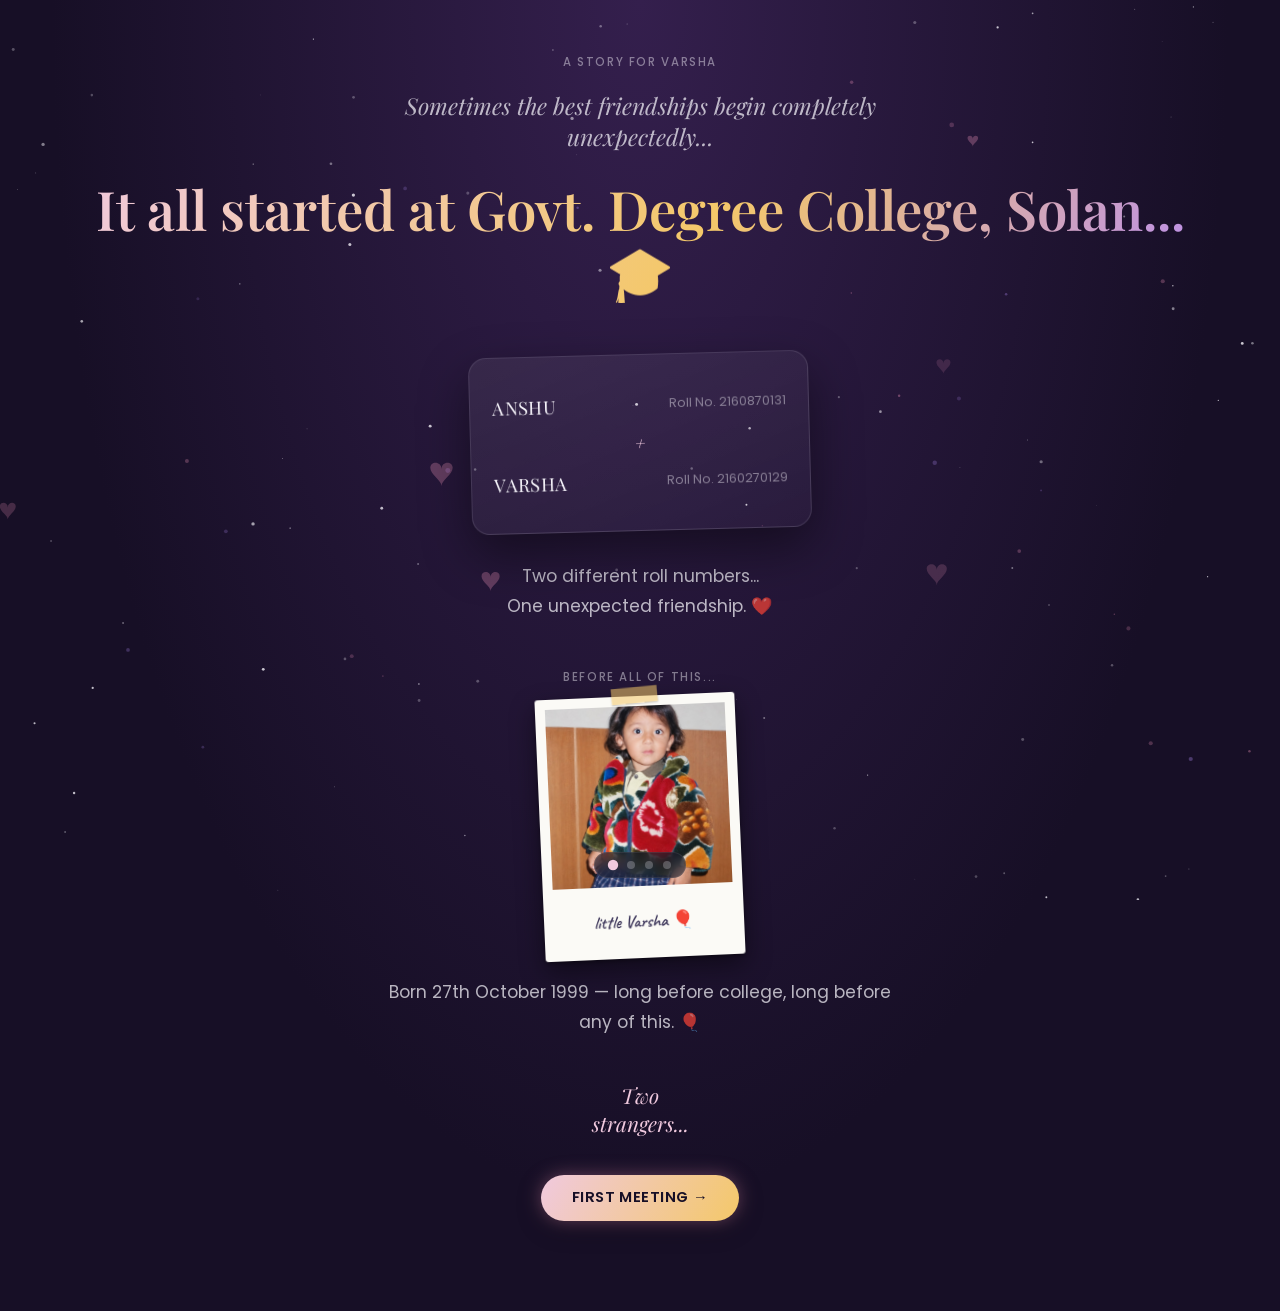
<file: index.html>
<!DOCTYPE html>
<html lang="en">
<head>
<meta charset="UTF-8">
<meta name="viewport" content="width=device-width, initial-scale=1, viewport-fit=cover">
<title>Our Story — Anshu &amp; Varsha</title>
<link rel="preconnect" href="https://fonts.googleapis.com">
<link href="https://fonts.googleapis.com/css2?family=Playfair+Display:ital,wght@0,500;0,600;1,500&family=Poppins:wght@300;400;500;600&family=Dancing+Script:wght@600;700&family=Caveat:wght@500;600&display=swap" rel="stylesheet">
<link rel="stylesheet" href="css/style.css">
</head>
<body>

<canvas id="bg-canvas"></canvas>
<div id="transition-overlay"><span class="glow-heart">❤</span></div>

<main class="page-wrap" id="page1">

  <p class="eyebrow">A STORY FOR VARSHA</p>

  <p class="lead-line" id="opener" style="margin-top:1.2rem;">
    Sometimes the best friendships begin completely unexpectedly...
  </p>

  <h1 class="page-title" style="margin-top:1.6rem;">It all started at Govt. Degree College, Solan... 🎓</h1>

  <div class="id-card" id="idCard">
    <div class="id-row">
      <span class="id-name">ANSHU</span>
      <span class="id-roll">Roll No. 2160870131</span>
    </div>
    <div class="id-plus">+</div>
    <div class="id-row">
      <span class="id-name">VARSHA</span>
      <span class="id-roll">Roll No. 2160270129</span>
    </div>
  </div>

  <p class="body-text">
    Two different roll numbers...<br>
    One unexpected friendship. ❤️
  </p>

  <div class="childhood-wrap" id="childhoodWrap" style="margin-top:1.8rem; text-align:center;">
    <p class="eyebrow" style="margin-bottom:0.6rem;">BEFORE ALL OF THIS...</p>
    <div class="polaroid" style="width:200px; margin:0 auto; --tilt:-2.5deg;">
      <div class="polaroid-photo">
        <div class="g-fallback-holder" style="position:absolute;inset:0;display:flex;align-items:center;justify-content:center;font-size:2rem;">🧒</div>
        <img src="images/WhatsApp Image 2026-09-24 at 10.35.27 PM.jpeg" alt="Varsha as a child">
      </div>
      <div class="polaroid-cap">little Varsha 🎈</div>
    </div>
    <p class="body-text" style="margin-top:1.2rem;">Born 27th October 1999 — long before college, long before any of this. 🎈</p>
  </div>

  <div class="loop-text" id="loopIntro" style="margin-top:1.6rem;"></div>

  <a href="story.html" data-nav class="btn-glow">FIRST MEETING →</a>

</main>

<nav class="page-nav">
  <a href="index.html" data-nav class="active" aria-label="Page 1"></a>
  <a href="story.html" data-nav aria-label="Page 2"></a>
  <a href="memories.html" data-nav aria-label="Page 3"></a>
  <a href="birthday.html" data-nav aria-label="Page 4"></a>
</nav>

<script src="js/script.js"></script>
<script>
  document.addEventListener('DOMContentLoaded', () => {
    attachImageFallback();

    setTimeout(() => {
      document.getElementById('idCard').classList.add('reveal');
    }, 700);

    startLoopText(document.getElementById('loopIntro'), [
      'Two strangers...',
      'Same college...',
      'Different roll numbers...',
      'One friendship...',
      'And then came Varsha ❤️'
    ], 2400);
  });
</script>
</body>
</html>
</file>
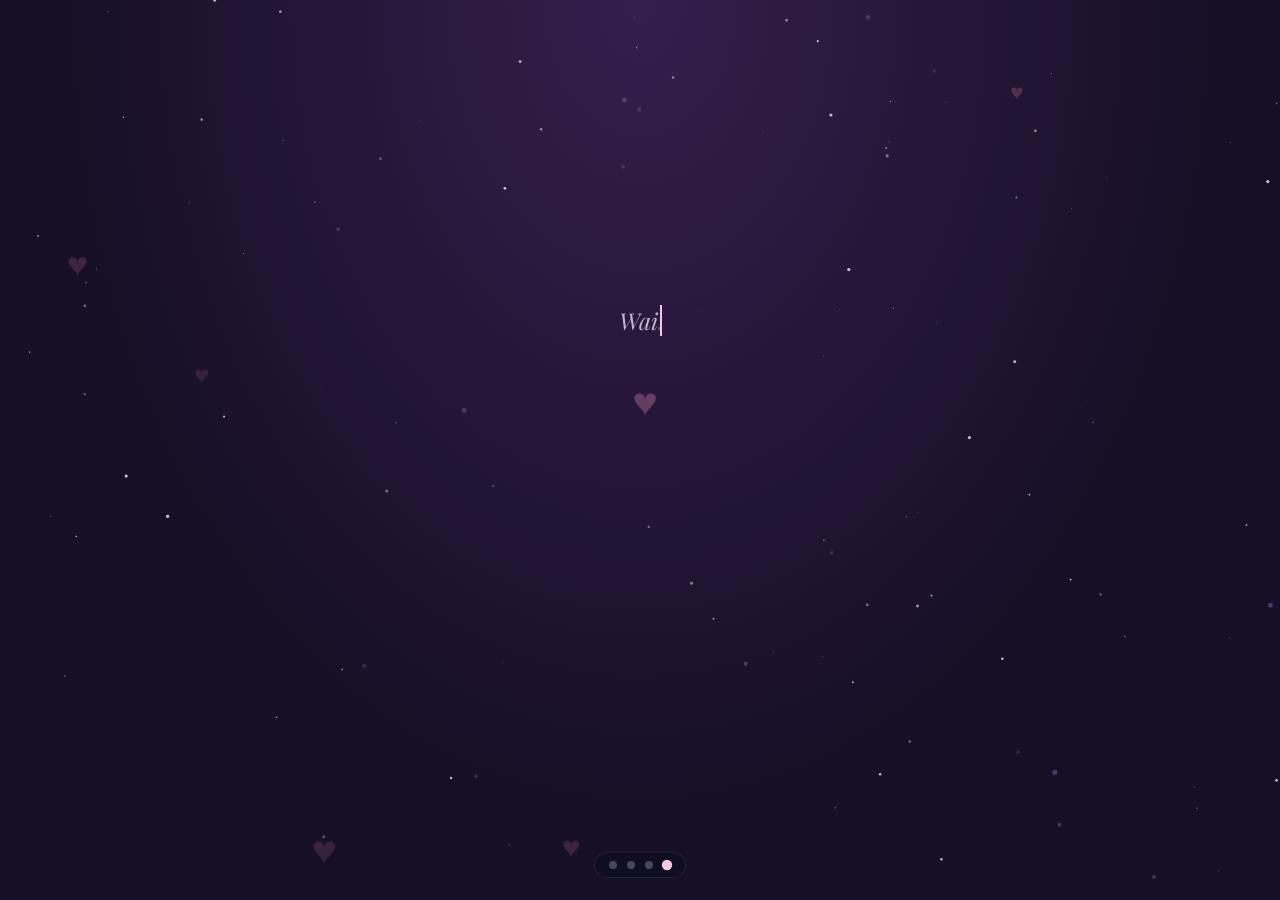
<file: birthday.html>
<!DOCTYPE html>
<html lang="en">

<head>
  <meta charset="UTF-8">
  <meta name="viewport" content="width=device-width, initial-scale=1, viewport-fit=cover">

  <title>Happy Birthday, Varsha ❤️</title>

  <!-- Google Fonts -->
  <link rel="preconnect" href="https://fonts.googleapis.com">

  <link
    href="https://fonts.googleapis.com/css2?family=Playfair+Display:ital,wght@0,500;0,600;1,500&family=Poppins:wght@300;400;500;600&family=Dancing+Script:wght@600;700&family=Caveat:wght@500;600&display=swap"
    rel="stylesheet"
  >

  <!-- Main CSS -->
  <link rel="stylesheet" href="css/style.css">
</head>

<body>

  <!-- Background -->
  <canvas id="bg-canvas"></canvas>

  <!-- Page transition -->
  <div id="transition-overlay">
    <span class="glow-heart">❤</span>
  </div>


  <!-- =========================
       MAIN PAGE
  ========================== -->

  <main class="page-wrap" id="page4">


    <!-- =========================
         INTRO
    ========================== -->

    <div class="dark-stage" id="stageIntro">

      <div>

        <p
          class="lead-line"
          id="typeA"
          style="min-height:5.5em;"
        ></p>

      </div>

    </div>


    <!-- =========================
         SECOND MESSAGE
    ========================== -->

    <div
      class="dark-stage"
      id="stageB"
      style="display:none; min-height:20vh;"
    >

      <p
        class="lead-line"
        id="typeB"
        style="min-height:2.6em;"
      ></p>

    </div>


    <!-- =========================
         ROLL NUMBER
    ========================== -->

    <div
      class="dark-stage"
      id="stageRoll"
      style="display:none; min-height:16vh;"
    >

      <div class="roll-reveal" id="rollNum">
        2160870129
      </div>

    </div>


    <!-- =========================
         ROLL NUMBER MESSAGE
    ========================== -->

    <div
      id="stageC"
      style="display:none;"
    >

      <p class="body-text">

        Just a roll number...

        <br>
        <br>

        But somehow...

        behind that number was the beginning of one of my favorite friendships. ❤️

      </p>

    </div>


    <!-- =========================
         BIG BIRTHDAY SECTION
    ========================== -->

    <div
      id="stageBig"
      style="display:none; text-align:center;"
    >


      <!-- =========================
           SCRATCH CARD
      ========================== -->

      <div
        class="scratch-wrap"
        id="scratchWrap"
      >

        <h1
          class="big-headline"
          id="bigHeadline"
        >

          🎉 HAPPY BIRTHDAY 🎉

          <span class="name script">
            VARSHA ❤️
          </span>

        </h1>

        <canvas
          class="scratch-canvas"
          id="scratchCanvas"
          aria-hidden="true"
        ></canvas>

      </div>


      <!-- Scratch Skip Button -->

      <button
        class="skip-scratch"
        id="skipScratch"
        type="button"
      >
        or tap here to reveal
      </button>


      <!-- =========================
           AFTER SCRATCH
      ========================== -->

      <div
        class="after-scratch"
        id="afterScratch"
      >


        <!-- =========================
             BIRTHDAY MESSAGE
        ========================== -->

        <p class="body-text">

          Happy Birthday to one of the most special people I met in college.

        </p>


        <p class="body-text">

          Thank you for every laugh,
          every conversation,
          every crazy moment,
          and every memory.

          I'm really glad that our paths crossed. ❤️

        </p>


        <!-- =========================
             ROLL NUMBER CONNECTION
        ========================== -->

        <p class="roll-bridge">

          From college roll numbers...

          <br>

          <b>2160870131</b>
          ❤️
          <b>2160270129</b>

          <br>

          to countless memories...

        </p>


        <p class="body-text">

          Here's to many more. 🥂

        </p>


        <!-- =========================
             THINGS I LOVE ABOUT YOU
        ========================== -->

        <section class="love-section">

          <p class="eyebrow">
            THINGS I LOVE ABOUT YOU
          </p>


          <div
            class="love-window"
            id="loveWindow"
          >

            <div class="love-scroller">

              <div
                class="love-track"
                id="loveTrack"
              ></div>

            </div>

          </div>

        </section>


        <!-- =========================
             PERSONAL NOTE
        ========================== -->

        <section class="note-wrap">

          <p class="eyebrow">
            A LITTLE NOTE, JUST FOR YOU
          </p>


          <div
            class="note-paper"
            id="notePaper"
          >

            <p
              class="note-line"
              style="--i:0"
            >
              Dear Varsha,
            </p>


            <div class="note-gap"></div>


            <p
              class="note-line"
              style="--i:1"
            >
              Some things are easier to write than to say,
              so here goes.
            </p>


            <p
              class="note-line"
              style="--i:2"
            >
              Somewhere between the roll numbers and the random
              conversations, you became one of my favourite people.
            </p>


            <p
              class="note-line"
              style="--i:3"
            >
              Thank you for the laughs, the chaos,
              and for being exactly yourself.
            </p>


            <p
              class="note-line"
              style="--i:4"
            >
              I hope this new year gives you everything
              you've been quietly wishing for.
            </p>


            <div class="note-gap"></div>


            <p
              class="note-line"
              style="--i:5"
            >
              Happy Birthday, BABU ❤️
            </p>


            <p
              class="note-line note-sign"
              style="--i:6"
            >
              — Anshu
            </p>

          </div>

        </section>


        <!-- =========================
             CAKE
        ========================== -->

        <div class="cake-wrap">

          <div class="cake">

            <div class="candles-row">

              <div class="candle"></div>

              <div class="candle"></div>

              <div class="candle"></div>

            </div>


            <div class="cake-tier top"></div>

            <div class="cake-tier bottom"></div>

          </div>


          <div class="cake-plate"></div>

        </div>


        <!-- =========================
             FINAL MESSAGE
        ========================== -->

        <div
          class="final-lines"
          style="text-align:center;"
        >

          <p
            class="script"
            style="font-size:1.5rem; color:var(--gold);"
          >
            HAPPY BIRTHDAY, VARSHA! 🎂❤️
          </p>


          <p
            class="body-text"
            style="margin:0.8rem auto;"
          >

            Keep smiling.

            <br>

            Keep being crazy.

            <br>

            Keep being YOU.

          </p>


          <p class="lead-line">

            And remember...

            <br>

            Our story is still being written. ✨

          </p>

        </div>


        <!-- =========================
             MUSIC + REPLAY
        ========================== -->

        <div style="text-align:center;">

          <button
            class="btn-glow music-btn"
            id="musicBtn"
          >
            🎵 PLAY OUR SONG
          </button>


          <br>


          <a
            href="blast.html"
            class="btn-outline replay-btn"
            style="display:inline-block;"
          >
            💥 100 MEMORIES BLAST
          </a>


          <br>


          <a
            href="index.html"
            data-nav
            class="btn-outline replay-btn"
            style="display:inline-block;"
          >
            🔄 REPLAY OUR STORY
          </a>

        </div>


        <!-- =========================
             AUDIO
        ========================== -->

        <audio
          id="bdaySong"
          src="audio/varsha.mpeg"
        ></audio>


      </div>
      <!-- /afterScratch -->


    </div>
    <!-- /stageBig -->


  </main>


  <!-- =========================
       PAGE NAVIGATION
  ========================== -->

  <nav class="page-nav">

    <a
      href="index.html"
      data-nav
      aria-label="Page 1"
    ></a>


    <a
      href="story.html"
      data-nav
      aria-label="Page 2"
    ></a>


    <a
      href="memories.html"
      data-nav
      aria-label="Page 3"
    ></a>


    <a
      href="birthday.html"
      data-nav
      class="active"
      aria-label="Page 4"
    ></a>

  </nav>


  <!-- Main JS -->
  <script src="js/script.js"></script>


  <script>

    // =========================================
    // THINGS I LOVE ABOUT YOU
    // =========================================

    const LOVE_ITEMS = [

      'The way your laugh is contagious',

      'Your crazy side that only your people get to see',

      'How you make even boring lectures fun',

      'How much you care, even when you pretend you don\'t',

      'Your smile, the one you can\'t hide',

      'How easy it is to talk to you about anything',

      'Your random thoughts at the most random times',

      'That you\'re always up for a plan (or a bad idea)',

      'That you\'re exactly yourself, always',

      'That you\'re my BABU ❤️'

    ];


    // =========================================
    // DOM READY
    // =========================================

    document.addEventListener('DOMContentLoaded', () => {


      const $ = id => document.getElementById(id);


      const song = $('bdaySong');

      const musicBtn = $('musicBtn');


      let playing = false;

      let revealed = false;

      let scratch = null;


      // =========================================
      // LOVE ITEMS LOOP
      // =========================================

      const html = LOVE_ITEMS
        .map(item => {

          return `
            <div class="love-item">
              ${item}
            </div>
          `;

        })
        .join('');


      // Two copies for seamless animation

      $('loveTrack').innerHTML =
        html +
        `
          <div
            class="dup"
            aria-hidden="true"
          >
            ${html}
          </div>
        `;


      // Animation speed

      $('loveTrack').style.setProperty(
        '--love-dur',
        (LOVE_ITEMS.length * 3.4) + 's'
      );


      // =========================================
      // TOUCH PAUSE
      // =========================================

      const loveWindow = $('loveWindow');


      loveWindow.addEventListener(
        'touchstart',
        () => {

          loveWindow.classList.add('paused');

        },
        {
          passive: true
        }
      );


      ['touchend', 'touchcancel'].forEach(eventName => {

        loveWindow.addEventListener(
          eventName,
          () => {

            loveWindow.classList.remove('paused');

          }
        );

      });


      // =========================================
      // NOTE SCROLL REVEAL
      // =========================================

      initScrollReveal(
        '.note-paper',
        'show',
        0.2
      );


      // =========================================
      // START DIRECTLY
      // NO TIMER
      // NO BIRTHDAY LOCK
      // =========================================

      startSequence();


      // =========================================
      // INTRO SEQUENCE
      // =========================================

      function startSequence() {

        typeSequence(

          $('typeA'),

          [
            'Varsha...',
            'Wait...',
            "There's something I haven't told you yet..."
          ],

          {

            speed: 40,

            holdAfter: 1600,

            onDone: () => {


              $('stageB').style.display = 'flex';


              typeSequence(

                $('typeB'),

                [
                  'Do you remember where our story started?'
                ],

                {

                  speed: 40,

                  holdAfter: 1200,

                  onDone: revealRoll

                }

              );

            }

          }

        );

      }


      // =========================================
      // ROLL NUMBER REVEAL
      // =========================================

      function revealRoll() {

        $('stageRoll').style.display = 'flex';


        setTimeout(() => {

          $('rollNum').classList.add('show');

        }, 200);


        setTimeout(

          showStageC,

          2200

        );

      }


      // =========================================
      // ROLL NUMBER MESSAGE
      // =========================================

      function showStageC() {

        const stageC = $('stageC');


        stageC.style.display = 'block';

        stageC.style.opacity = '0';

        stageC.style.transition =
          'opacity 900ms ease';


        requestAnimationFrame(() => {

          stageC.style.opacity = '1';

        });


        setTimeout(

          showBig,

          2600

        );

      }


      // =========================================
      // BIG BIRTHDAY SECTION
      // =========================================

      function showBig() {

        const big = $('stageBig');


        big.style.display = 'block';


        big.scrollIntoView({

          behavior: 'smooth',

          block: 'start'

        });


        requestAnimationFrame(() => {


          scratch = initScratchCard(

            $('scratchWrap'),

            {

              onReveal

            }

          );


        });


        // Skip scratch

        $('skipScratch').addEventListener(

          'click',

          () => {

            if (scratch) {

              scratch.reveal();

            }

          }

        );

      }


      // =========================================
      // AFTER SCRATCH REVEAL
      // =========================================

      function onReveal() {

        revealed = true;


        // Hide skip button

        $('skipScratch').style.display = 'none';


        // Effects

        launchConfetti();

        startFallingPetals();

        spawnBalloons();


        // Show content

        const afterScratch =
          $('afterScratch');


        afterScratch.style.display =
          'block';


        afterScratch.style.opacity =
          '0';


        afterScratch.style.transition =
          'opacity 900ms ease';


        requestAnimationFrame(() => {

          afterScratch.style.opacity =
            '1';

        });


        // =========================================
        // START MUSIC
        // =========================================

        song.currentTime = 0;


        song
          .play()
          .then(() => {

            musicBtn.textContent =
              '⏸ Pause Music';

            playing = true;

          })
          .catch(() => {

            // Browser autoplay may block audio.
            // User can press PLAY OUR SONG.

          });

      }


      // =========================================
      // MUSIC BUTTON
      // =========================================

      musicBtn.addEventListener(

        'click',

        () => {


          if (!playing) {


            song.currentTime = 0;


            song
              .play()
              .catch(() => {});


            musicBtn.textContent =
              '⏸ Pause Music';


            playing = true;


          } else {


            song.pause();


            musicBtn.textContent =
              '🎵 PLAY OUR SONG';


            playing = false;

          }

        }

      );


      // =========================================
      // MUSIC ENDED
      // =========================================

      song.addEventListener(

        'ended',

        () => {

          musicBtn.textContent =
            '🎵 PLAY OUR SONG';

          playing = false;

        }

      );


      // =========================================
      // PERIODIC CONFETTI
      // =========================================

      setInterval(

        () => {

          if (revealed) {

            launchConfetti(2200);

            spawnBalloons(2);

          }

        },

        9000

      );


    });

  </script>

</body>
</html>
</file>
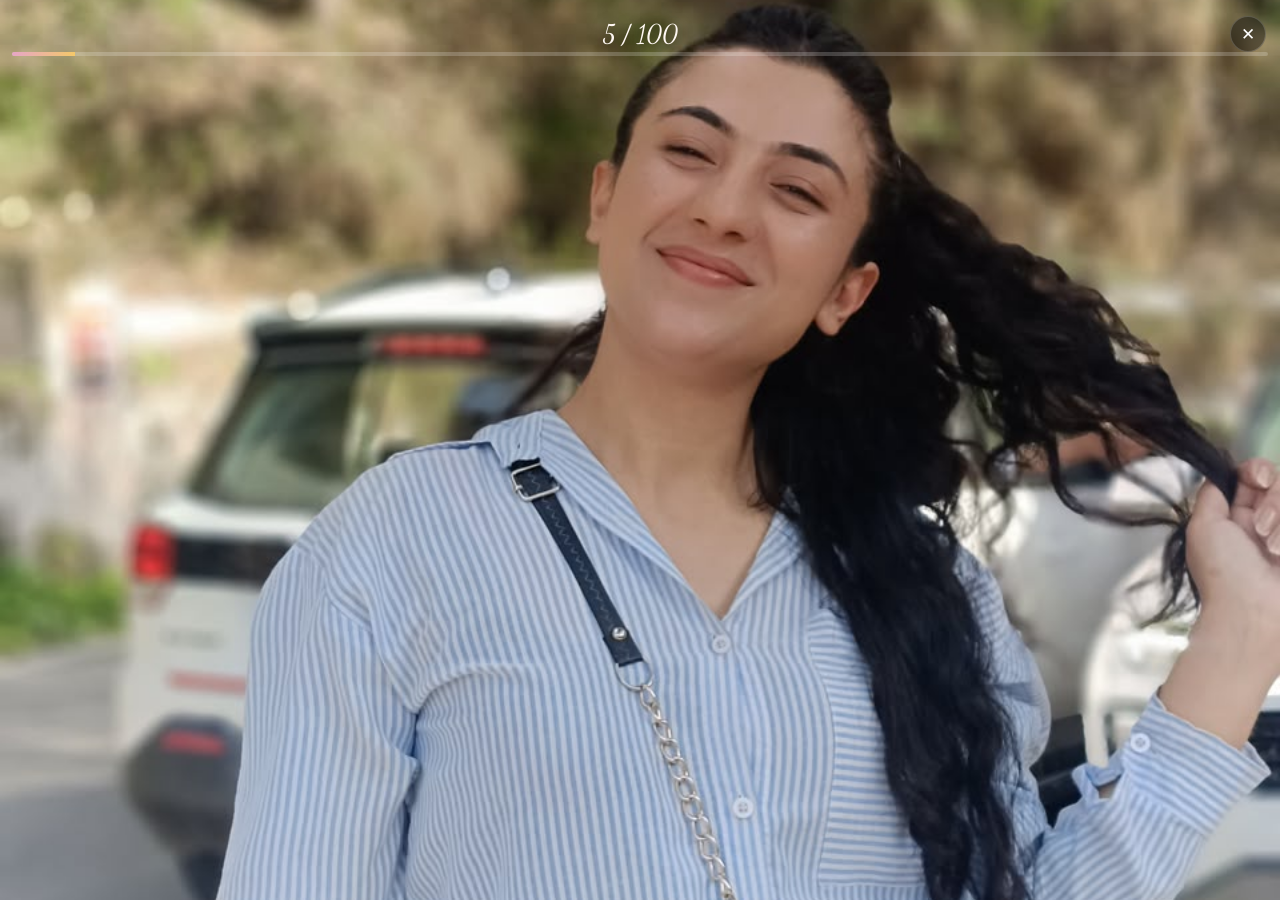
<file: blast.html>
<!DOCTYPE html>
<html lang="en">
<head>
<meta charset="UTF-8">
<meta name="viewport" content="width=device-width, initial-scale=1, viewport-fit=cover">
<title>100 Memories — Anshu &amp; Varsha</title>
<link rel="preconnect" href="https://fonts.googleapis.com">
<link href="https://fonts.googleapis.com/css2?family=Playfair+Display:ital,wght@0,500;0,600;1,500&family=Poppins:wght@300;400;500;600&family=Dancing+Script:wght@600;700&family=Caveat:wght@500;600&display=swap" rel="stylesheet">
<link rel="stylesheet" href="css/style.css">
<style>
  html, body{ margin:0; padding:0; background:#0c0510; height:100%; overflow:hidden; }

  #blastStage{
    position: fixed; inset: 0; background:#0c0510;
    display: flex; align-items: center; justify-content: center;
  }
  #flipFrame{
    position: relative; width: 100%; height: 100%;
    display: flex; align-items: center; justify-content: center;
  }
  #flipFrame img{
    width: 100%; height: 100%; object-fit: cover;
    animation: flipIn 0.28s ease-out;
  }
  @keyframes flipIn{ from{ opacity: 0.3; transform: scale(1.04); } to{ opacity: 1; transform: scale(1); } }

  #flipCounter{
    position: fixed; top: calc(18px + env(safe-area-inset-top,0px)); left: 50%;
    transform: translateX(-50%); z-index: 5;
    color: #fff8f3; font-family: var(--script); font-size: 1.6rem;
    text-shadow: 0 2px 14px rgba(0,0,0,0.7);
  }
  #flipBar{
    position: fixed; top: calc(52px + env(safe-area-inset-top,0px)); left: 12px; right: 12px;
    height: 4px; border-radius: 2px; background: rgba(255,255,255,0.2); overflow: hidden; z-index: 5;
  }
  #flipBar i{ display:block; height:100%; width:0%; background: linear-gradient(90deg, var(--pink), var(--gold)); }

  .blast-flash{
    position: fixed; inset: 0; background: #fff; z-index: 200;
    opacity: 0; pointer-events: none;
  }
  .blast-flash.go{ animation: blastFlash 650ms ease-out forwards; }
  @keyframes blastFlash{ 0%{ opacity: 0; } 15%{ opacity: 1; } 100%{ opacity: 0; } }

  #heartStage{
    position: fixed; inset: 0; display: none;
    flex-direction: column; align-items: center; justify-content: center;
    background: radial-gradient(ellipse at center, #2a1530 0%, #0c0510 75%);
    text-align: center; padding: 20px;
  }
  #heartGrid{
    display: grid; gap: 3px;
    margin-bottom: 1.4rem;
  }
  .heart-cell{ width: 100%; aspect-ratio: 1; border-radius: 3px; overflow: hidden; opacity: 0; transform: scale(0.4); }
  .heart-cell.pop{ animation: heartCellPop 420ms ease-out forwards; }
  .heart-cell img{ width: 100%; height: 100%; object-fit: cover; display: block; }
  @keyframes heartCellPop{ to{ opacity: 1; transform: scale(1); } }

  #heartCaption h2{ font-family: var(--script); color: #fff8f3; font-size: 1.9rem; margin: 0 0 0.4rem; }
  #heartCaption p{ color: rgba(255,248,243,0.8); font-size: 0.92rem; margin: 0 0 1.4rem; max-width: 320px; }

  .story-close{ position: fixed; top: calc(16px + env(safe-area-inset-top,0px)); right: 14px; z-index: 20; }
</style>
</head>
<body>

<div class="blast-flash" id="blastFlash"></div>

<div id="blastStage">
  <div id="flipCounter">1 / 100</div>
  <div id="flipBar"><i id="flipBarFill"></i></div>
  <div id="flipFrame"></div>
</div>

<div id="heartStage">
  <div id="heartGrid"></div>
  <div id="heartCaption">
    <h2>100 moments... one heart</h2>
    <p>Every picture is a piece of us. Here's to a hundred more. ❤️</p>
    <a href="birthday.html" class="story-entry">Back to your Birthday page</a>
  </div>
</div>

<a href="memories.html" class="story-close" aria-label="Close">✕</a>

<script src="js/script.js"></script>
<script>
  // Real unique photos in this zip (only 22 — we cycle through them to reach the 100 count)
  const PHOTOS = [
    "images/1.jpeg",
    "images/WhatsApp Image 2026-09-24 at 10.35.27 PM.jpeg",
    "images/WhatsApp Image 2026-09-24 at 10.35.28 PM (1).jpeg",
    "images/WhatsApp Image 2026-09-24 at 10.35.28 PM (2).jpeg",
    "images/WhatsApp Image 2026-09-24 at 10.35.28 PM.jpeg",
    "images/WhatsApp Image 2026-09-24 at 10.35.29 PM.jpeg",
    "images/WhatsApp Image 2026-09-24 at 10.35.38 PM.jpeg",
    "images/WhatsApp Image 2026-09-24 at 10.36.02 PM (1).jpeg",
    "images/WhatsApp Image 2026-09-24 at 10.36.02 PM.jpeg",
    "images/WhatsApp Image 2026-09-24 at 10.36.03 PM (1).jpeg",
    "images/WhatsApp Image 2026-09-24 at 10.36.03 PM.jpeg",
    "images/WhatsApp Image 2026-09-24 at 10.36.04 PM (1).jpeg",
    "images/WhatsApp Image 2026-09-24 at 10.36.04 PM (2).jpeg",
    "images/WhatsApp Image 2026-09-24 at 10.36.04 PM.jpeg",
    "images/WhatsApp Image 2026-09-24 at 10.36.05 PM (1).jpeg",
    "images/WhatsApp Image 2026-09-24 at 10.36.05 PM.jpeg",
    "images/WhatsApp Image 2026-09-24 at 11.00.40 PM.jpeg",
    "images/WhatsApp Image 2026-09-24 at 11.00.41 PM (1).jpeg",
    "images/WhatsApp Image 2026-09-24 at 11.00.41 PM (2).jpeg",
    "images/WhatsApp Image 2026-09-24 at 11.00.41 PM.jpeg",
    "images/WhatsApp Image 2026-09-24 at 11.00.42 PM.jpeg",
    "images/WhatsApp Image 2026-09-24 at 11.00.43 PM.jpeg"
  ];

  const TOTAL = 100;
  const frame = document.getElementById('flipFrame');
  const counter = document.getElementById('flipCounter');
  const barFill = document.getElementById('flipBarFill');

  let i = 0;
  function nextFrame(){
    i++;
    counter.textContent = i + ' / ' + TOTAL;
    barFill.style.width = (i / TOTAL * 100) + '%';

    const img = document.createElement('img');
    img.src = PHOTOS[(i - 1) % PHOTOS.length];
    frame.innerHTML = '';
    frame.appendChild(img);

    if(i >= TOTAL){
      setTimeout(blast, 380);
      return;
    }
    // speeds up slightly as it goes for a "building energy" feel
    const speed = Math.max(45, 220 - i * 1.6);
    setTimeout(nextFrame, speed);
  }
  nextFrame();

  function blast(){
    document.getElementById('blastStage').style.display = 'none';
    const flash = document.getElementById('blastFlash');
    flash.classList.add('go');
    if(window.launchConfetti) launchConfetti(3200);

    setTimeout(buildHeart, 300);
  }

  // Heart shape via the classic heart curve, sampled over a grid
  function buildHeart(){
    const stage = document.getElementById('heartStage');
    stage.style.display = 'flex';

    const cols = 17, rows = 15;
    const grid = document.getElementById('heartGrid');
    const cellPx = Math.min(20, Math.floor(Math.min(window.innerWidth * 0.82, 340) / cols));
    grid.style.gridTemplateColumns = `repeat(${cols}, ${cellPx}px)`;

    const cells = [];
    for(let r = 0; r < rows; r++){
      for(let c = 0; c < cols; c++){
        const x = (c / (cols - 1)) * 3 - 1.5;
        const y = 1.25 - (r / (rows - 1)) * 2.5;
        const val = Math.pow(x*x + y*y - 1, 3) - x*x*y*y*y;
        if(val <= 0) cells.push({ r, c });
      }
    }

    let p = 0;
    cells.forEach((cell, idx) => {
      const div = document.createElement('div');
      div.className = 'heart-cell';
      div.style.gridRowStart = cell.r + 1;
      div.style.gridColumnStart = cell.c + 1;
      const img = document.createElement('img');
      img.src = PHOTOS[p % PHOTOS.length];
      p++;
      div.appendChild(img);
      grid.appendChild(div);
      setTimeout(() => div.classList.add('pop'), idx * 12);
    });
  }
</script>
</body>
</html>
</file>
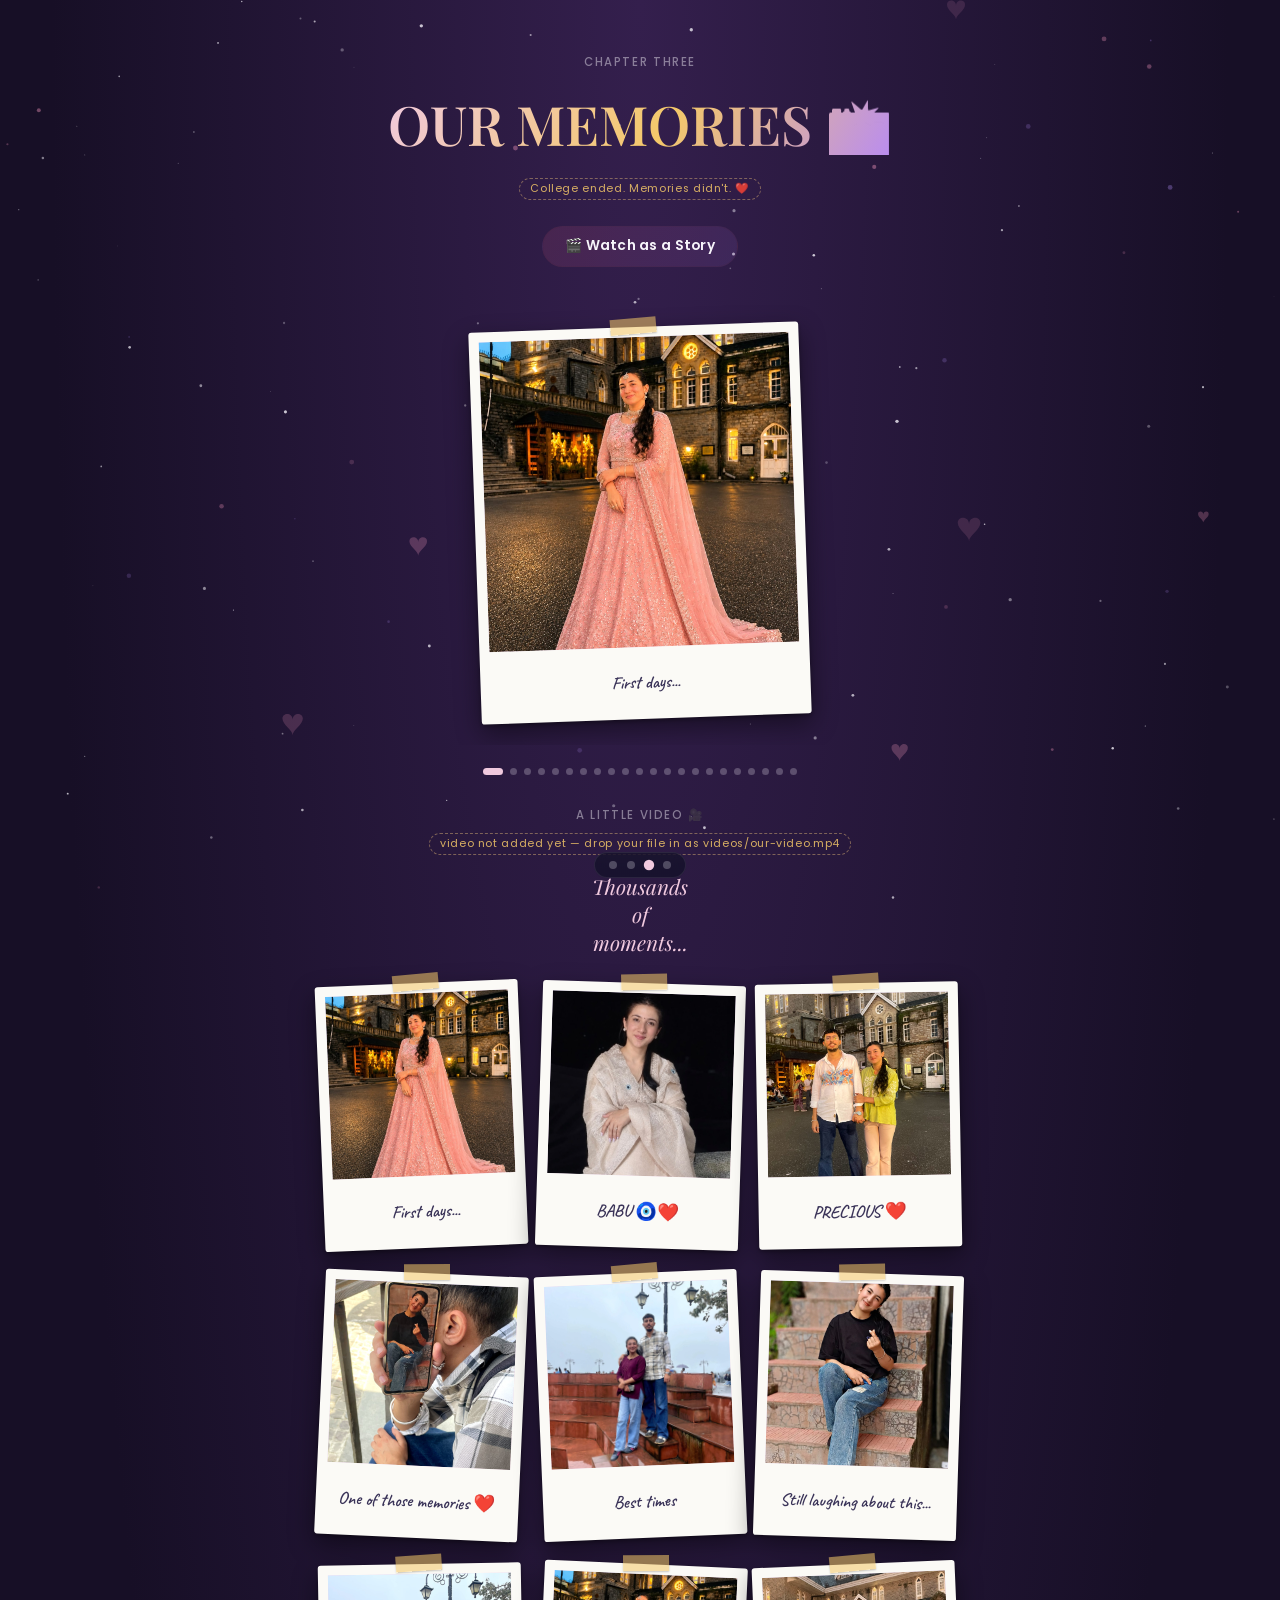
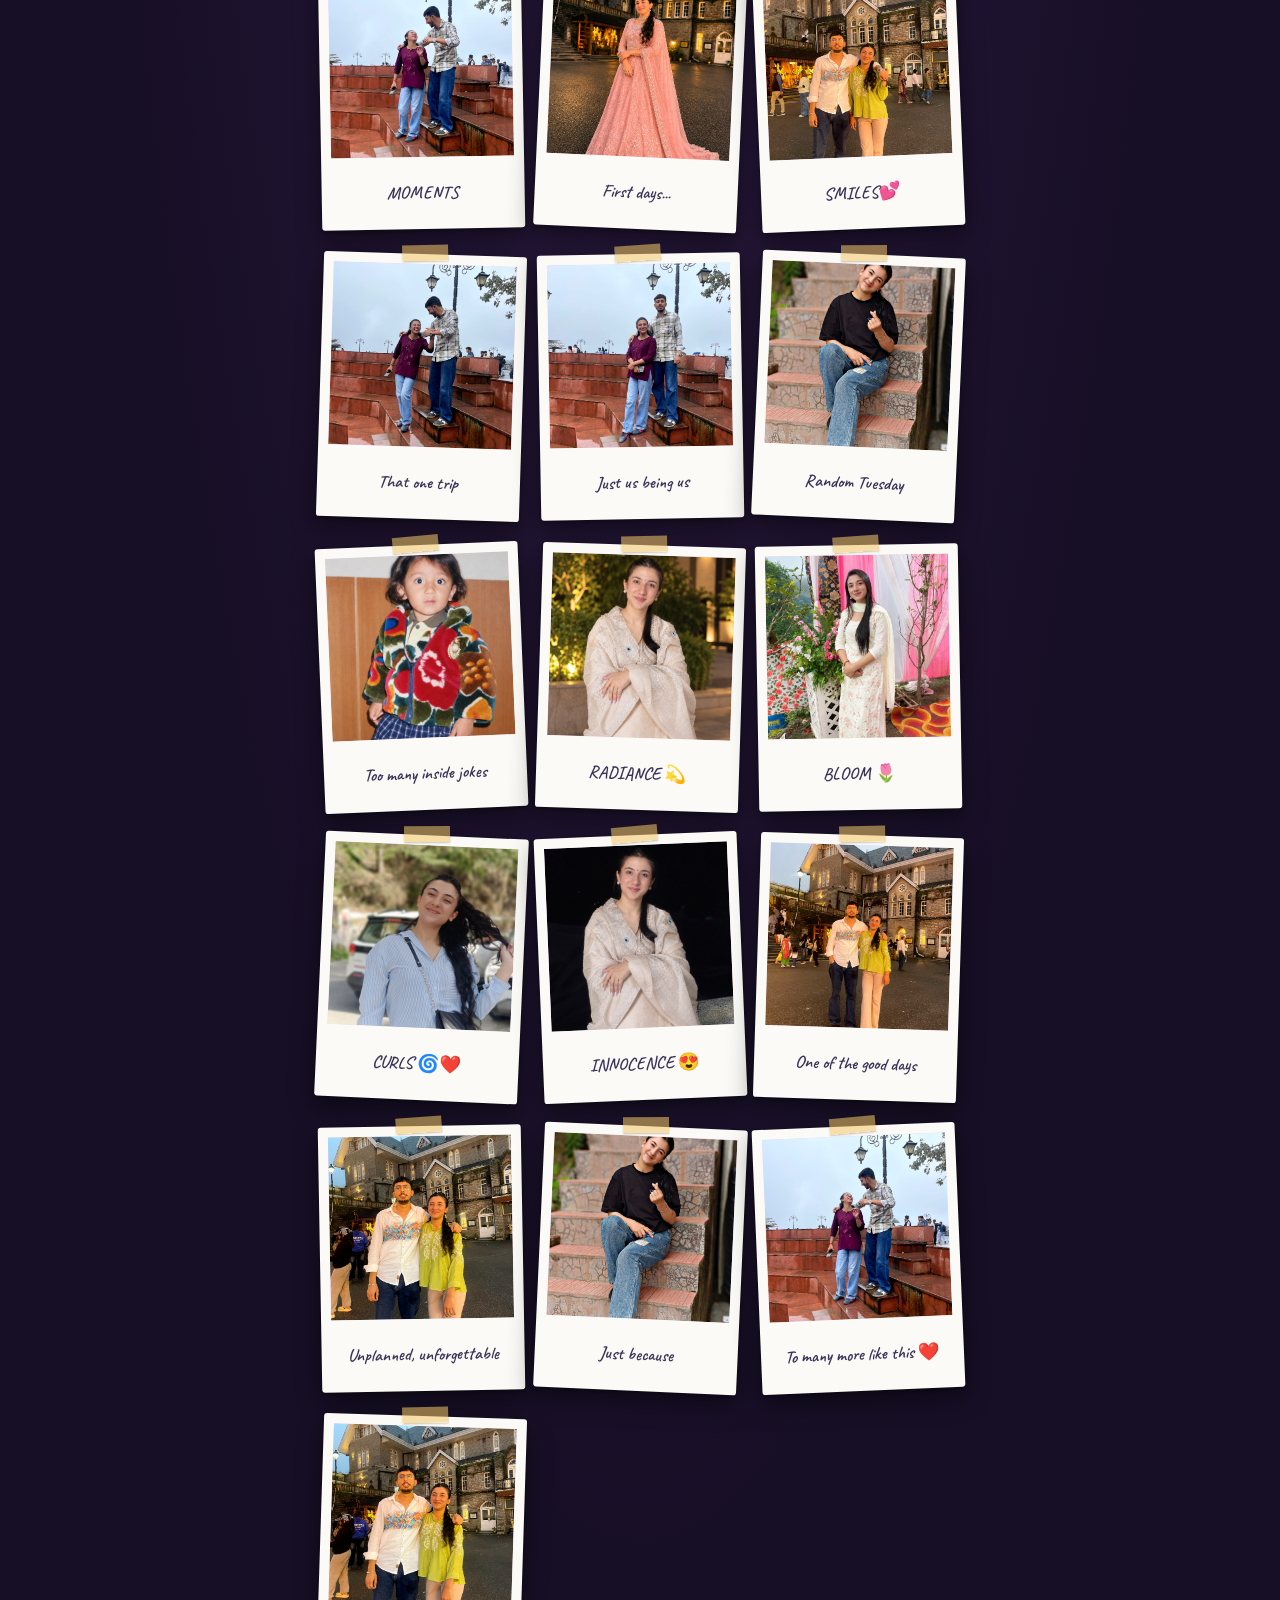
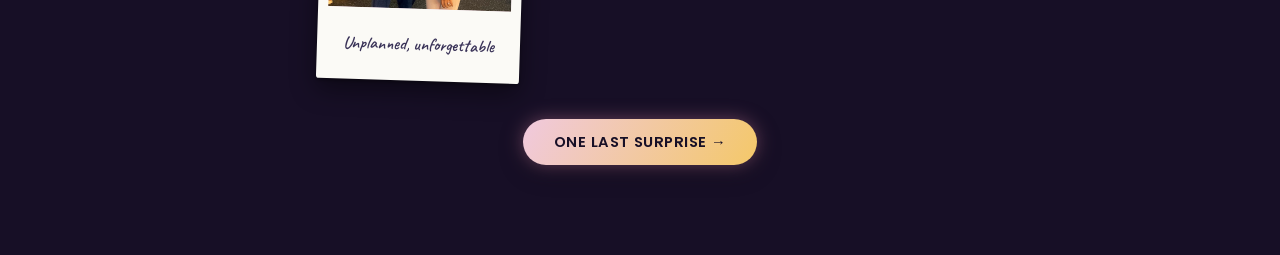
<file: memories.html>
<!DOCTYPE html>
<html lang="en">
<head>
<meta charset="UTF-8">
<meta name="viewport" content="width=device-width, initial-scale=1, viewport-fit=cover">
<title>College Memories — Anshu &amp; Varsha</title>
<link rel="preconnect" href="https://fonts.googleapis.com">
<link href="https://fonts.googleapis.com/css2?family=Playfair+Display:ital,wght@0,500;0,600;1,500&family=Poppins:wght@300;400;500;600&family=Dancing+Script:wght@600;700&family=Caveat:wght@500;600&display=swap" rel="stylesheet">
<link rel="stylesheet" href="css/style.css">
</head>
<body>

<canvas id="bg-canvas"></canvas>
<div id="transition-overlay"><span class="glow-heart">❤</span></div>

<main class="page-wrap" id="page3">

  <p class="eyebrow">CHAPTER THREE</p>
  <h1 class="page-title">OUR MEMORIES 📸</h1>
  <p class="placeholder-tag" style="margin-top:0.4rem;">College ended. Memories didn't. ❤️</p>
  <a href="reel.html" class="story-entry">🎬 Watch as a Story</a>

  <div class="carousel" id="carousel">
    <div class="carousel-track" id="carouselTrack"></div>
  </div>
  <div class="carousel-dots" id="carouselDots"></div>

  <div class="video-wrap" id="videoWrap" style="margin-top:2rem; text-align:center;">
    <p class="eyebrow" style="margin-bottom:0.6rem;">A LITTLE VIDEO 🎥</p>
    <video id="ourVideo" controls playsinline style="width:100%; max-width:480px; border-radius:16px; box-shadow:0 10px 40px rgba(0,0,0,0.4);">
      <source src="images/WhatsApp Video 2026-09-24 at 10.35.50 PM.mp4" type="video/mp4">
    </video>
    <p class="placeholder-tag" id="videoFallback" style="display:none; margin-top:0.6rem;">video not added yet — drop your file in as videos/our-video.mp4</p>
  </div>

  <div class="loop-text" id="loopMemories" style="margin-top:2rem;"></div>

  <div class="gallery-grid" id="galleryGrid"></div>

  <a href="birthday.html" data-nav class="btn-glow">ONE LAST SURPRISE →</a>

</main>

<nav class="page-nav">
  <a href="index.html" data-nav aria-label="Page 1"></a>
  <a href="story.html" data-nav aria-label="Page 2"></a>
  <a href="memories.html" data-nav class="active" aria-label="Page 3"></a>
  <a href="birthday.html" data-nav aria-label="Page 4"></a>
</nav>

<script src="js/script.js"></script>
<script>
  // date: 'YYYY-MM-DD' (or 'YYYY-MM', or any text like 'Winter 2021'). Leave '' to hide the date line.
const memories = [
  {
    src: "images/WhatsApp Image 2026-09-24 at 11.00.40 PM.jpeg",
    cap: "First days...",
    date: ""
  },
  {
    src: "images/WhatsApp Image 2026-09-24 at 10.35.29 PM.jpeg",
    cap: "BABU 🧿❤️",
    date: ""
  },
  {
    src: "images/WhatsApp Image 2026-09-24 at 11.00.41 PM (1).jpeg",
    cap: "PRECIOUS ❤️",
    date: ""
  },
  {
    src: "images/WhatsApp Image 2026-09-24 at 10.36.03 PM (1).jpeg",
    cap: "One of those memories ❤️",
    date: ""
  },
  {
     src: "images/WhatsApp Image 2026-09-24 at 10.36.04 PM.jpeg",
    cap: "Best times",
    date: ""
  },
  {
    src: "images/WhatsApp Image 2026-09-24 at 10.36.04 PM (1).jpeg",
    cap: "Still laughing about this...",
    date: ""
  },
  {
    src: "images/WhatsApp Image 2026-09-24 at 10.36.04 PM (2).jpeg",
    cap: "MOMENTS",
    date: ""
  },
  {
    src: "images/WhatsApp Image 2026-09-24 at 11.00.40 PM.jpeg",
    cap: "First days...",
    date: ""
  },
  {
   
    src: "images/WhatsApp Image 2026-09-24 at 11.00.41 PM (2).jpeg",
    cap: "SMILES💕",
    date: ""
  },
  {
    src: "images/WhatsApp Image 2026-09-24 at 10.36.05 PM (1).jpeg",
    cap: "That one trip",
    date: ""
  },
  {
    src: "images/WhatsApp Image 2026-09-24 at 10.36.05 PM.jpeg",
    cap: "Just us being us",
    date: ""
  },

  // ⚠️ This was a VIDEO in your old code.
  // Keep it only if you have converted it to an image.
  {
    src: "images/WhatsApp Image 2026-09-24 at 11.00.42 PM.jpeg",
    cap: "Random Tuesday",
    date: ""
  },

  {
    src: "images/WhatsApp Image 2026-09-24 at 10.35.27 PM.jpeg",
    cap: "Too many inside jokes",
    date: ""
  },
  {
    src: "images/WhatsApp Image 2026-09-24 at 10.35.28 PM (1).jpeg",
    cap: "RADIANCE 💫",
    date: ""
  },
  {
    src: "images/WhatsApp Image 2026-09-24 at 10.35.28 PM (2).jpeg",
    cap: "BLOOM 🌷",
    date: ""
  },
  {
    src: "images/WhatsApp Image 2026-09-24 at 10.35.28 PM.jpeg",
    cap: "CURLS 🌀❤️",
    date: ""
  },
  {
    src: "images/WhatsApp Image 2026-09-24 at 10.35.29 PM.jpeg",
    cap: "INNOCENCE 😍",
    date: ""
  },
  {
    src: "images/WhatsApp Image 2026-09-24 at 11.00.43 PM.jpeg",
    cap: "One of the good days",
    date: ""
  },
  {
    src: "images/WhatsApp Image 2026-09-24 at 11.00.41 PM.jpeg",
    cap: "Unplanned, unforgettable",
    date: ""
  },
  {
    src: "images/WhatsApp Image 2026-09-24 at 11.00.42 PM.jpeg",
    cap: "Just because",
    date: ""
  },
  {
    src: "images/WhatsApp Image 2026-09-24 at 10.36.04 PM (2).jpeg",
    cap: "To many more like this ❤️",
    date: ""
  },
   {
    src: "images/WhatsApp Image 2026-09-24 at 11.00.41 PM.jpeg",
    cap: "Unplanned, unforgettable",
    date: ""
  },
];

  document.addEventListener('DOMContentLoaded', () => {
    // Carousel
    const track = document.getElementById('carouselTrack');
    const dotsWrap = document.getElementById('carouselDots');
    memories.forEach((m, i) => {
      const slide = document.createElement('div');
      slide.className = 'carousel-slide';
      slide.innerHTML = `
        <div class="polaroid">
          <div class="polaroid-photo">
            <div class="g-fallback-holder" style="position:absolute;inset:0;display:none;align-items:center;justify-content:center;font-size:2rem;">🖼️</div>
            <img src="${m.src}" alt="College memory ${i+1}">
          </div>
          <div class="polaroid-cap">${m.cap}${m.date ? `<small>${formatMemoryDate(m.date)}</small>` : ''}</div>
        </div>
      `;
      track.appendChild(slide);

      const dot = document.createElement('button');
      if(i === 0) dot.className = 'active';
      dot.addEventListener('click', () => goTo(i));
      dotsWrap.appendChild(dot);
    });

    let idx = 0;
    const dots = dotsWrap.querySelectorAll('button');
    function goTo(i){
      idx = i;
      track.style.transform = `translateX(-${idx * 100}%)`;
      dots.forEach(d => d.classList.remove('active'));
      dots[idx].classList.add('active');
    }
    setInterval(() => { goTo((idx + 1) % memories.length); }, 3200);

    // Grid
    const grid = document.getElementById('galleryGrid');
    memories.forEach((m, i) => {
      const card = document.createElement('div');
      card.className = 'polaroid';
      card.innerHTML = `
        <div class="polaroid-photo">
          <div class="g-fallback-holder" style="position:absolute;inset:0;display:none;align-items:center;justify-content:center;font-size:1.4rem;">🖼️</div>
          <img src="${m.src}" alt="College memory ${i+1}">
        </div>
        <div class="polaroid-cap">${m.cap}${m.date ? `<small>${formatMemoryDate(m.date)}</small>` : ''}</div>
      `;
      grid.appendChild(card);
    });

    attachImageFallback();

    const ourVideo = document.getElementById('ourVideo');
    ourVideo.addEventListener('error', () => {
      ourVideo.style.display = 'none';
      document.getElementById('videoFallback').style.display = 'block';
    }, true);

    startLoopText(document.getElementById('loopMemories'), [
      'One college...',
      'Thousands of moments...',
      'Countless laughs...',
      'One unforgettable friendship. ❤️'
    ], 2400);
  });
</script>
</body>
</html>
</file>
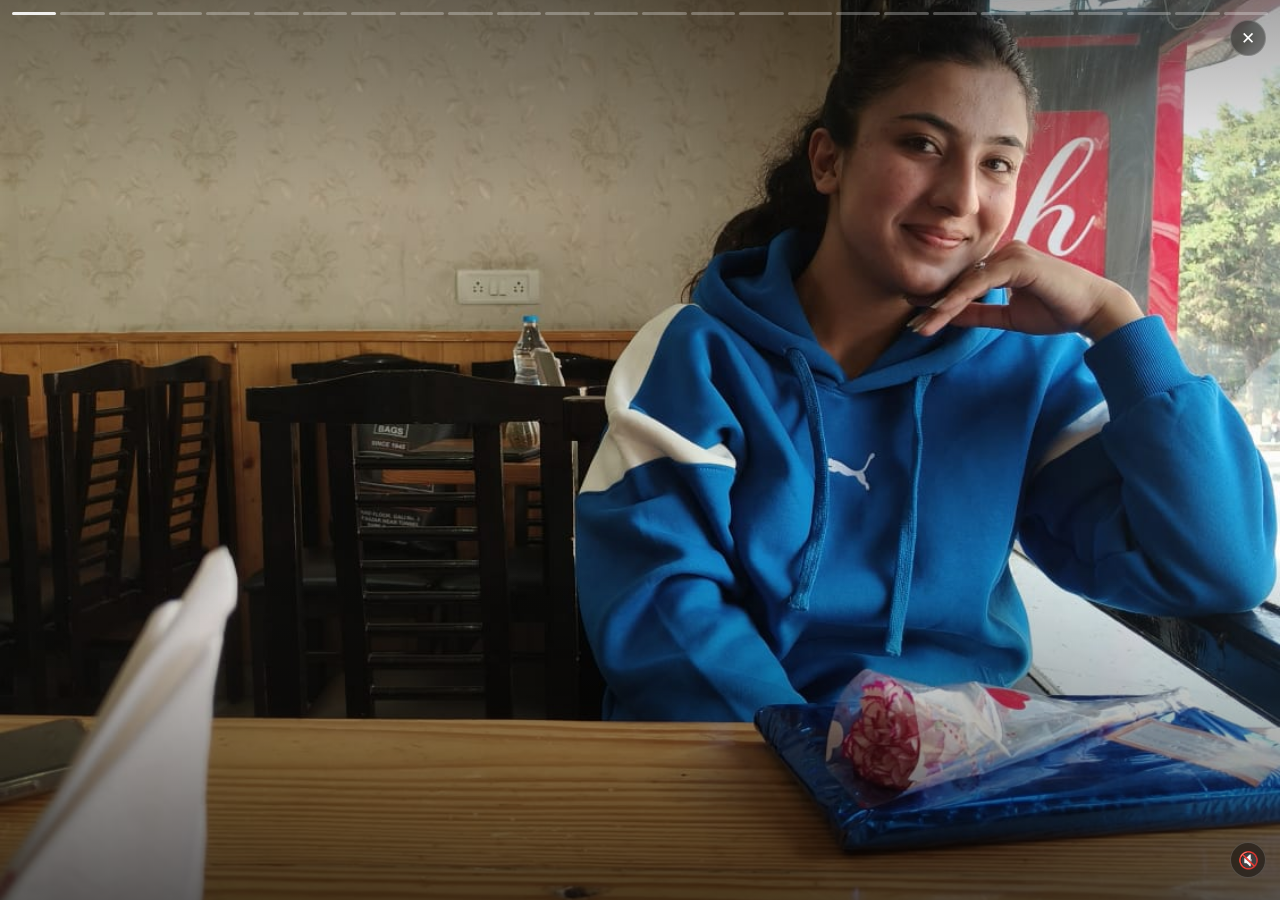
<file: reel.html>
<!DOCTYPE html>
<html lang="en">
<head>
<meta charset="UTF-8">
<meta name="viewport" content="width=device-width, initial-scale=1, viewport-fit=cover">
<title>Our Story — Reel</title>
<link rel="preconnect" href="https://fonts.googleapis.com">
<link href="https://fonts.googleapis.com/css2?family=Playfair+Display:ital,wght@0,500;0,600;1,500&family=Poppins:wght@300;400;500;600&family=Dancing+Script:wght@600;700&family=Caveat:wght@500;600&display=swap" rel="stylesheet">
<link rel="stylesheet" href="css/style.css">
<style>
  html, body{ margin:0; padding:0; background:#000; height:100%; overflow:hidden; }
</style>
</head>
<body>

<div class="story-progress" id="storyProgress"></div>
<a href="memories.html" class="story-close" aria-label="Close">✕</a>
<button class="story-mute" id="storyMute" aria-label="Toggle sound">🔇</button>

<div class="story-viewport" id="storyViewport"></div>

<script>
  // Photos (reused from the memories page) + all 3 videos, interleaved.
  const photos = [
    { src: "images/1.jpeg", cap: "" },
    { src: "images/WhatsApp Image 2026-09-24 at 11.00.40 PM.jpeg", cap: "First days..." },
    { src: "images/WhatsApp Image 2026-09-24 at 10.35.29 PM.jpeg", cap: "BABU 🧿❤️" },
    { src: "images/WhatsApp Image 2026-09-24 at 11.00.41 PM (1).jpeg", cap: "PRECIOUS ❤️" },
    { src: "images/WhatsApp Image 2026-09-24 at 10.36.03 PM (1).jpeg", cap: "One of those memories ❤️" },
    { src: "images/WhatsApp Image 2026-09-24 at 10.36.03 PM.jpeg", cap: "" },
    { src: "images/WhatsApp Image 2026-09-24 at 10.36.04 PM.jpeg", cap: "Best times" },
    { src: "images/WhatsApp Image 2026-09-24 at 10.36.04 PM (1).jpeg", cap: "Still laughing about this..." },
    { src: "images/WhatsApp Image 2026-09-24 at 10.36.04 PM (2).jpeg", cap: "MOMENTS" },
    { src: "images/WhatsApp Image 2026-09-24 at 11.00.41 PM (2).jpeg", cap: "SMILES💕" },
    { src: "images/WhatsApp Image 2026-09-24 at 10.36.05 PM (1).jpeg", cap: "That one trip" },
    { src: "images/WhatsApp Image 2026-09-24 at 10.36.05 PM.jpeg", cap: "Just us being us" },
    { src: "images/WhatsApp Image 2026-09-24 at 11.00.42 PM.jpeg", cap: "Random Tuesday" },
    { src: "images/WhatsApp Image 2026-09-24 at 10.35.27 PM.jpeg", cap: "Too many inside jokes" },
    { src: "images/WhatsApp Image 2026-09-24 at 10.35.28 PM (1).jpeg", cap: "RADIANCE 💫" },
    { src: "images/WhatsApp Image 2026-09-24 at 10.35.28 PM (2).jpeg", cap: "BLOOM 🌷" },
    { src: "images/WhatsApp Image 2026-09-24 at 10.35.28 PM.jpeg", cap: "CURLS 🌀❤️" },
    { src: "images/WhatsApp Image 2026-09-24 at 10.35.38 PM.jpeg", cap: "INNOCENCE 😍" },
    { src: "images/WhatsApp Image 2026-09-24 at 10.36.02 PM.jpeg", cap: "" },
    { src: "images/WhatsApp Image 2026-09-24 at 10.36.02 PM (1).jpeg", cap: "" },
    { src: "images/WhatsApp Image 2026-09-24 at 11.00.43 PM.jpeg", cap: "One of the good days" },
    { src: "images/WhatsApp Image 2026-09-24 at 11.00.41 PM.jpeg", cap: "Unplanned, unforgettable" }
  ];
  const videos = [
    { src: "images/WhatsApp Video 2026-09-24 at 10.35.38 PM.mp4", cap: "" },
    { src: "images/WhatsApp Video 2026-09-24 at 10.35.50 PM.mp4", cap: "" },
    { src: "images/WhatsApp Video 2026-09-24 at 10.36.01 PM.mp4", cap: "" }
  ];

  // Interleave: photo, photo, photo, photo, photo, video, ... spreading videos across the reel
  const items = [];
  let vi = 0;
  photos.forEach((p, i) => {
    items.push({ type: 'image', ...p });
    if ((i + 1) % 5 === 0 && vi < videos.length) {
      items.push({ type: 'video', ...videos[vi] });
      vi++;
    }
  });
  while (vi < videos.length) { items.push({ type: 'video', ...videos[vi] }); vi++; }

  const viewport = document.getElementById('storyViewport');
  const progressWrap = document.getElementById('storyProgress');

  items.forEach((item, i) => {
    const bar = document.createElement('span');
    bar.dataset.index = i;
    progressWrap.appendChild(bar);

    const slide = document.createElement('div');
    slide.className = 'story-slide';
    slide.dataset.index = i;

    let media;
    if (item.type === 'video') {
      media = document.createElement('video');
      media.src = item.src;
      media.loop = true;
      media.muted = true;
      media.playsInline = true;
      media.setAttribute('playsinline', '');
    } else {
      media = document.createElement('img');
      media.src = item.src;
      media.loading = 'lazy';
      media.alt = item.cap || 'memory';
    }
    slide.appendChild(media);

    if (item.cap) {
      const cap = document.createElement('div');
      cap.className = 'story-caption';
      cap.textContent = item.cap;
      slide.appendChild(cap);
    }
    viewport.appendChild(slide);
  });

  // Final "Thanks for watching" slide
  {
    const bar = document.createElement('span');
    bar.dataset.index = items.length;
    progressWrap.appendChild(bar);

    const slide = document.createElement('div');
    slide.className = 'story-slide story-end';
    slide.dataset.index = items.length;
    slide.innerHTML = `
      <div class="story-end-inner">
        <div class="story-end-heart">❤</div>
        <h2>Thanks for watching</h2>
        <p>Every picture, every video... it's all us. 💕</p>
        <a href="memories.html" class="story-entry">Back to Memories</a>
      </div>`;
    viewport.appendChild(slide);
  }

  // Play/pause videos + light-up progress bars as slides enter view
  const bars = [...progressWrap.children];
  const observer = new IntersectionObserver((entries) => {
    entries.forEach(entry => {
      const idx = Number(entry.target.dataset.index);
      const media = entry.target.querySelector('video, img');
      if (entry.isIntersecting) {
        bars[idx].classList.add('seen');
        if (media && media.tagName === 'VIDEO') { media.currentTime = 0; media.play().catch(()=>{}); }
      } else {
        if (media && media.tagName === 'VIDEO') media.pause();
      }
    });
  }, { threshold: 0.6 });

  [...viewport.children].forEach(slide => observer.observe(slide));

  // Global mute toggle
  const muteBtn = document.getElementById('storyMute');
  let muted = true;
  muteBtn.addEventListener('click', () => {
    muted = !muted;
    muteBtn.textContent = muted ? '🔇' : '🔊';
    viewport.querySelectorAll('video').forEach(v => v.muted = muted);
  });

  // Double-tap / double-click to like — heart burst animation
  let lastTap = 0;
  viewport.addEventListener('click', (e) => {
    const slide = e.target.closest('.story-slide');
    if (!slide || slide.classList.contains('story-end')) return;
    const now = Date.now();
    if (now - lastTap < 350) {
      const heart = document.createElement('div');
      heart.className = 'story-heart-burst';
      heart.textContent = '❤';
      const rect = slide.getBoundingClientRect();
      heart.style.left = (e.clientX - rect.left) + 'px';
      heart.style.top = (e.clientY - rect.top) + 'px';
      slide.appendChild(heart);
      setTimeout(() => heart.remove(), 900);
    }
    lastTap = now;
  });
</script>
</body>
</html>
</file>
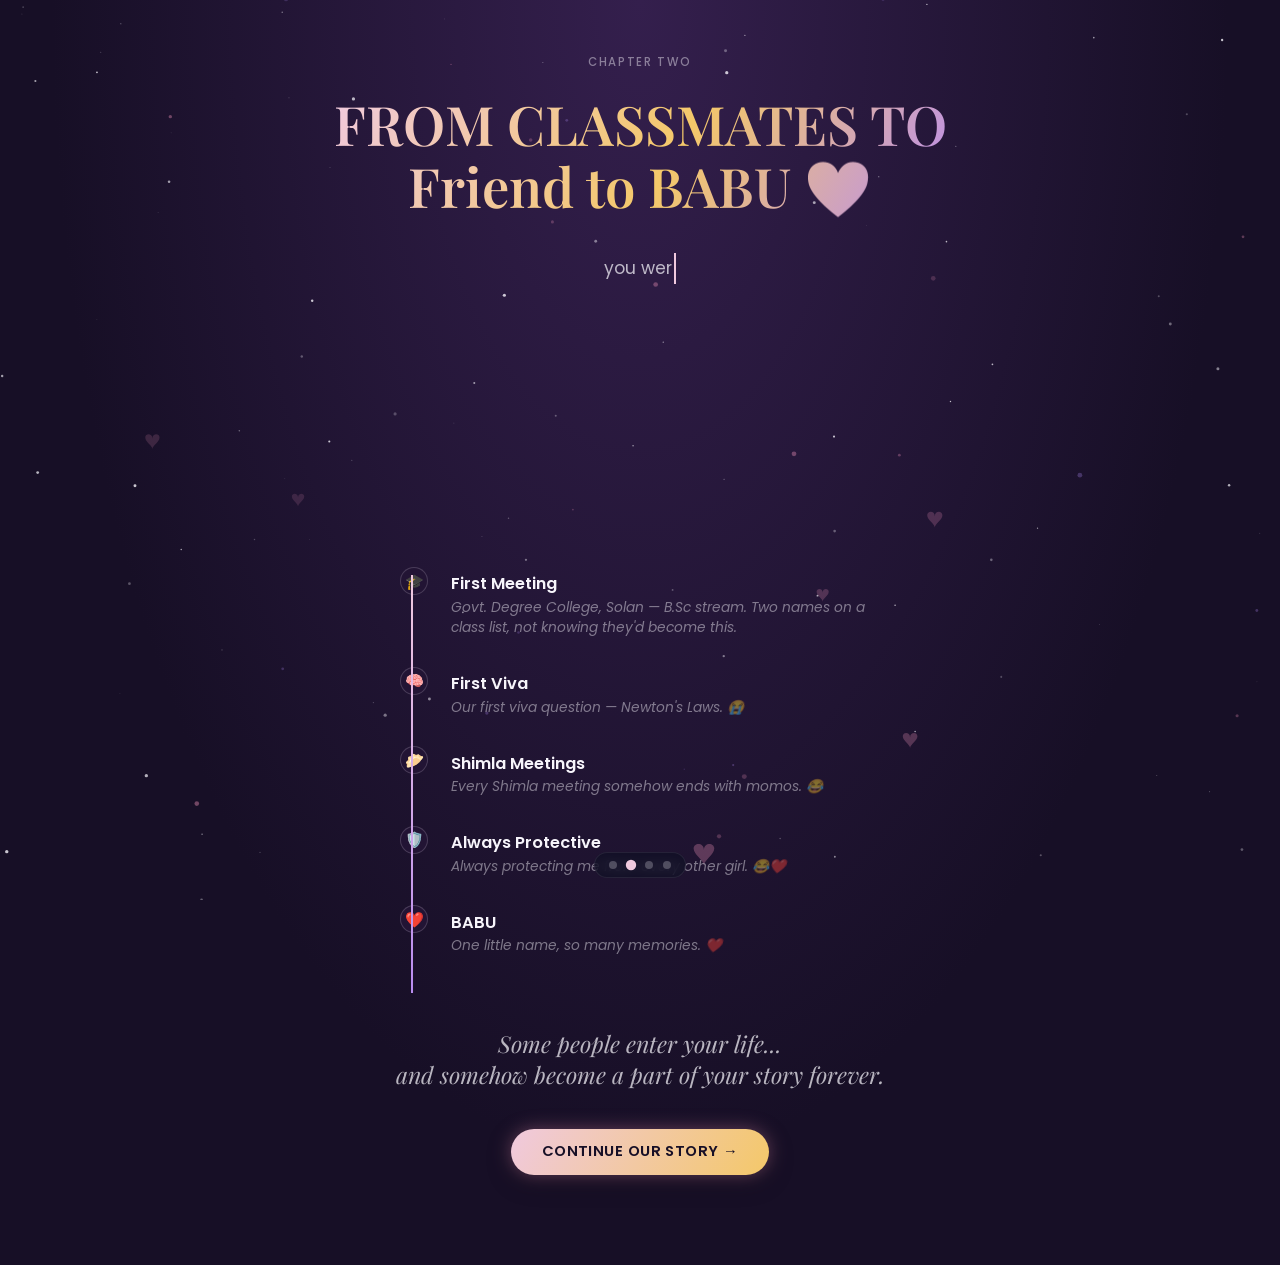
<file: story.html>
<!DOCTYPE html>
<html lang="en">
<head>
<meta charset="UTF-8">
<meta name="viewport" content="width=device-width, initial-scale=1, viewport-fit=cover">
<title>From Classmates to BABU — Anshu &amp; Varsha</title>
<link rel="preconnect" href="https://fonts.googleapis.com">
<link href="https://fonts.googleapis.com/css2?family=Playfair+Display:ital,wght@0,500;0,600;1,500&family=Poppins:wght@300;400;500;600&family=Dancing+Script:wght@600;700&family=Caveat:wght@500;600&display=swap" rel="stylesheet">
<link rel="stylesheet" href="css/style.css">
</head>
<body>

<canvas id="bg-canvas"></canvas>
<div id="transition-overlay"><span class="glow-heart">❤</span></div>

<main class="page-wrap" id="page2">

  <p class="eyebrow">CHAPTER TWO</p>
  <h1 class="page-title">FROM CLASSMATES TO<br> Friend to BABU ❤️</h1>

  <p class="body-text" id="typeOne" style="min-height:3.4em;"></p>

  <p class="body-text" id="typeTwo" style="min-height:9.5em; margin-top:0.4rem;"></p>

  <div class="timeline" id="timeline">
    <div class="t-item" data-emoji="🎓">
      <h3>First Meeting</h3>
      <p>Govt. Degree College, Solan — B.Sc stream. Two names on a class list, not knowing they'd become this.</p>
    </div>
    <div class="t-item" data-emoji="🧠">
  <h3>First Viva</h3>
  <p>Our first viva question — Newton's Laws. 😭</p>
</div>

<div class="t-item" data-emoji="🥟">
  <h3>Shimla Meetings</h3>
  <p>Every Shimla meeting somehow ends with momos. 😂</p>
</div>

<div class="t-item" data-emoji="🛡️">
  <h3>Always Protective</h3>
  <p>Always protecting me from every other girl. 😂❤️</p>
</div>

<div class="t-item" data-emoji="❤️">
  <h3>BABU</h3>
  <p>One little name, so many memories. ❤️</p>
</div>
  </div>

  <p class="lead-line" style="margin-top:1.6rem;">
    Some people enter your life...<br>and somehow become a part of your story forever.
  </p>

  <a href="memories.html" data-nav class="btn-glow">CONTINUE OUR STORY →</a>

</main>

<nav class="page-nav">
  <a href="index.html" data-nav aria-label="Page 1"></a>
  <a href="story.html" data-nav class="active" aria-label="Page 2"></a>
  <a href="memories.html" data-nav aria-label="Page 3"></a>
  <a href="birthday.html" data-nav aria-label="Page 4"></a>
</nav>

<script src="js/script.js"></script>
<script>
  document.addEventListener('DOMContentLoaded', () => {
    typeSequence(document.getElementById('typeOne'), [
      'At first...',
      'you were just another person in B.Sc, Govt. Degree College Solan.'
    ], { onDone: () => {
      typeSequence(document.getElementById('typeTwo'), [
        'But slowly...',
        'random conversations became daily conversations.',
        'Classmates became friends.',
        'Friends became close.',
        'And somehow... you became my BABU.'
      ], { speed: 26 });
    }});

    initScrollReveal('.t-item');
    initTimelineDraw();
  });
</script>
</body>
</html>
</file>
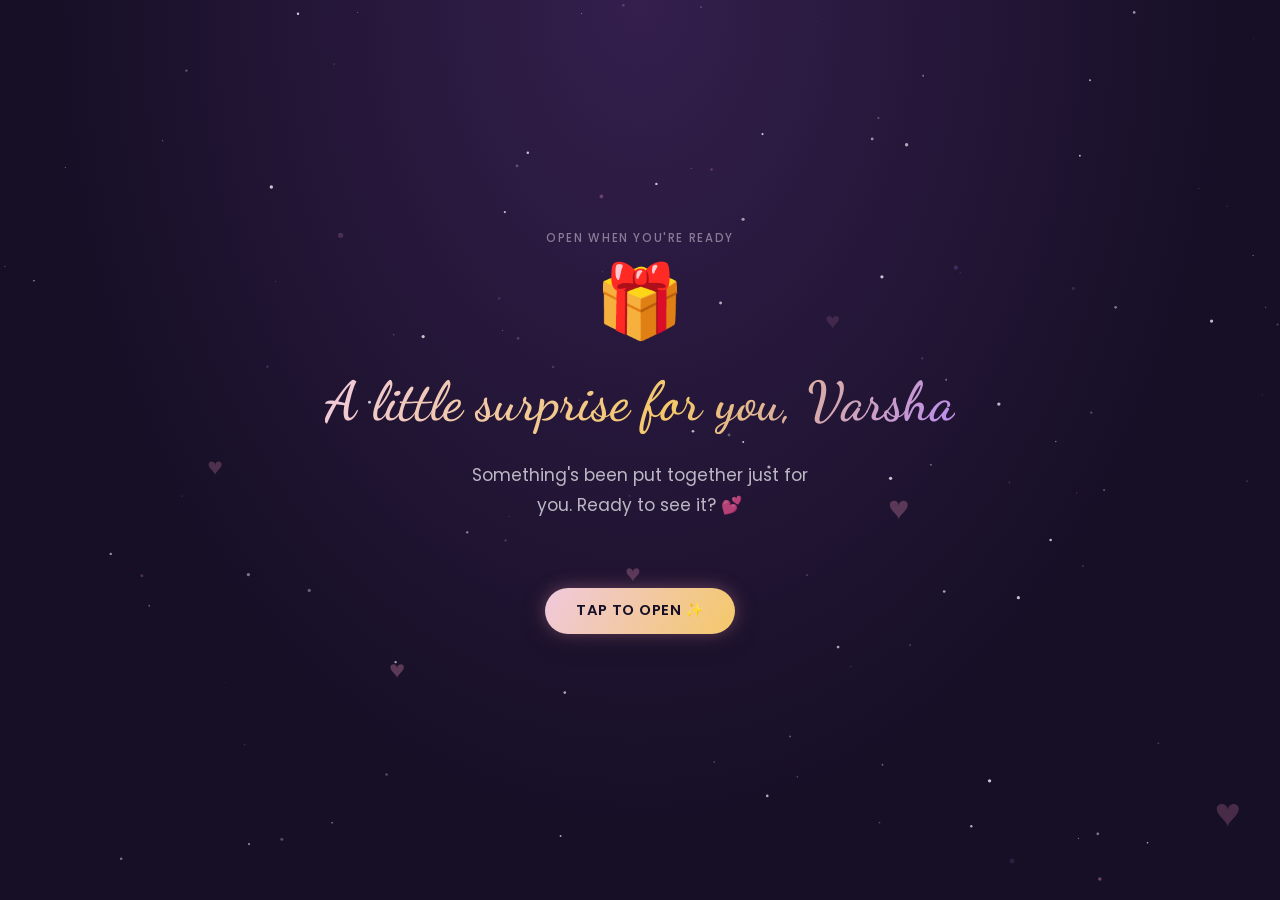
<file: welcome.html>
<!DOCTYPE html>
<html lang="en">
<head>
<meta charset="UTF-8">
<meta name="viewport" content="width=device-width, initial-scale=1, viewport-fit=cover">
<title>A Surprise For Varsha 🎁</title>
<link rel="preconnect" href="https://fonts.googleapis.com">
<link href="https://fonts.googleapis.com/css2?family=Playfair+Display:ital,wght@0,500;0,600;1,500&family=Poppins:wght@300;400;500;600&family=Dancing+Script:wght@600;700&family=Caveat:wght@500;600&display=swap" rel="stylesheet">
<link rel="stylesheet" href="css/style.css">
<style>
  #page0{ min-height: 100dvh; display: flex; flex-direction: column; align-items: center; justify-content: center; text-align: center; }
  .gift-box{ font-size: 4.5rem; animation: giftShake 2.2s ease-in-out infinite; }
  @keyframes giftShake{
    0%, 80%, 100%{ transform: rotate(0deg); }
    83%{ transform: rotate(-8deg); }
    86%{ transform: rotate(8deg); }
    89%{ transform: rotate(-6deg); }
    92%{ transform: rotate(4deg); }
    95%{ transform: rotate(0deg); }
  }
  .welcome-title{ margin-top: 1rem; }
  .welcome-sub{ max-width: 340px; margin: 0.6rem auto 1.8rem; }
</style>
</head>
<body>

<canvas id="bg-canvas"></canvas>
<div id="transition-overlay"><span class="glow-heart">❤</span></div>

<main class="page-wrap" id="page0">
  <p class="eyebrow">OPEN WHEN YOU'RE READY</p>
  <div class="gift-box">🎁</div>
  <h1 class="page-title welcome-title script">A little surprise for you, Varsha</h1>
  <p class="body-text welcome-sub">Something's been put together just for you. Ready to see it? 💕</p>
  <a href="index.html" data-nav class="btn-glow">TAP TO OPEN ✨</a>
</main>

<script src="js/script.js"></script>
</body>
</html>
</file>
<file: css/style.css>
/* ============================================
   ANSHU & VARSHA — OUR STORY
   Shared stylesheet for all pages
   ============================================ */

:root{
  --navy-deep: #170f26;
  --navy: #221434;
  --navy-soft: #341f4d;
  --pink: #e6a6c7;
  --pink-soft: #f0c9de;
  --purple: #b98cf0;
  --purple-deep: #8355d6;
  --gold: #f4c869;
  --white: #f7f5fb;
  --white-dim: rgba(247,245,251,0.72);
  --white-faint: rgba(247,245,251,0.45);

  --serif: 'Playfair Display', Georgia, serif;
  --sans: 'Poppins', 'Segoe UI', sans-serif;
  --script: 'Dancing Script', cursive;

  --ease: cubic-bezier(0.22, 1, 0.36, 1);
}

*{ margin:0; padding:0; box-sizing:border-box; }

html{ scroll-behavior:smooth; }

body{
  background: radial-gradient(ellipse at top, var(--navy-soft) 0%, var(--navy-deep) 65%);
  color: var(--white);
  font-family: var(--sans);
  min-height: 100vh;
  overflow-x: hidden;
  position: relative;
  -webkit-font-smoothing: antialiased;
}

a{ color: inherit; text-decoration: none; }
button{ font-family: inherit; cursor: pointer; border: none; background: none; }

::selection{ background: var(--purple-deep); color: var(--white); }

/* ---------- Scaffolding layers ---------- */
#bg-canvas{
  position: fixed; inset: 0; width: 100%; height: 100%;
  z-index: 0; pointer-events: none;
}

.page-wrap{
  position: relative;
  z-index: 2;
  min-height: 100vh;
  display: flex;
  flex-direction: column;
  align-items: center;
  padding: 6vh 6vw 10vh;
  opacity: 0;
  animation: pageIn 900ms var(--ease) forwards;
}

@keyframes pageIn{
  from{ opacity:0; transform: translateY(14px); }
  to{ opacity:1; transform: translateY(0); }
}

.page-wrap.fading-out{
  animation: pageOut 550ms var(--ease) forwards;
}
@keyframes pageOut{
  from{ opacity:1; transform: translateY(0); }
  to{ opacity:0; transform: translateY(-14px); }
}

/* ---------- Transition overlay ---------- */
#transition-overlay{
  position: fixed; inset: 0;
  z-index: 999;
  background: var(--navy-deep);
  display: flex; align-items: center; justify-content: center;
  opacity: 0;
  pointer-events: none;
  transition: opacity 550ms var(--ease);
}
#transition-overlay.active{ opacity: 1; pointer-events: all; }
#transition-overlay .glow-heart{
  font-size: 2.4rem;
  color: var(--pink);
  text-shadow: 0 0 30px var(--pink), 0 0 60px var(--purple);
  opacity: 0;
  transform: scale(0.6);
  transition: opacity 400ms ease, transform 400ms ease;
}
#transition-overlay.active .glow-heart{ opacity: 1; transform: scale(1); }

/* ---------- Typography ---------- */
.eyebrow{
  font-family: var(--sans);
  font-size: 0.72rem;
  letter-spacing: 0.14em;
  color: var(--white-faint);
  font-weight: 500;
}

h1, h2, h3{ font-family: var(--serif); font-weight: 600; line-height: 1.15; }

.page-title{
  font-size: clamp(2rem, 6vw, 3.4rem);
  text-align: center;
  margin: 0.4em 0 0.3em;
  background: linear-gradient(120deg, var(--pink-soft), var(--gold) 55%, var(--purple));
  -webkit-background-clip: text;
  background-clip: text;
  color: transparent;
}

.script{ font-family: var(--script); }

.lead-line{
  font-family: var(--serif);
  font-style: italic;
  font-size: clamp(1.1rem, 2.6vw, 1.45rem);
  color: var(--white-dim);
  text-align: center;
  max-width: 42ch;
  margin: 0 auto;
}

.body-text{
  font-family: var(--sans);
  font-size: clamp(0.98rem, 2vw, 1.08rem);
  color: var(--white-dim);
  text-align: center;
  max-width: 46ch;
  margin: 1.2rem auto;
  line-height: 1.75;
}

.placeholder-tag{
  display: inline-block;
  font-size: 0.68rem;
  letter-spacing: 0.06em;
  color: var(--gold);
  border: 1px dashed rgba(243,199,126,0.5);
  border-radius: 999px;
  padding: 2px 10px;
  margin-top: 6px;
  opacity: 0.85;
}

/* ---------- Typing text ---------- */
.type-target{ display: inline-block; min-height: 1.4em; }
.type-cursor{
  display: inline-block;
  width: 2px;
  margin-left: 2px;
  background: var(--pink-soft);
  animation: blink 900ms steps(1) infinite;
}
@keyframes blink{ 50%{ opacity: 0; } }

/* ---------- Loop text (fade cycle) ---------- */
.loop-text{
  position: relative;
  height: 2.6em;
  display: flex; align-items: center; justify-content: center;
  text-align: center;
  font-family: var(--serif);
  font-style: italic;
  color: var(--pink-soft);
  font-size: clamp(1rem, 2.4vw, 1.3rem);
}
.loop-text span{
  position: absolute;
  opacity: 0;
  transition: opacity 900ms ease;
  padding: 0 1rem;
}
.loop-text span.show{ opacity: 1; }

/* ---------- Buttons ---------- */
.btn-glow{
  position: relative;
  display: inline-flex;
  align-items: center;
  gap: 0.5em;
  padding: 0.85em 2.1em;
  margin-top: 2.4rem;
  font-family: var(--sans);
  font-size: 0.92rem;
  font-weight: 600;
  letter-spacing: 0.03em;
  color: var(--navy-deep);
  background: linear-gradient(120deg, var(--pink-soft), var(--gold));
  border-radius: 999px;
  box-shadow: 0 0 18px rgba(255,158,196,0.35), 0 6px 24px rgba(0,0,0,0.35);
  transition: transform 320ms var(--ease), box-shadow 320ms var(--ease);
}
.btn-glow:hover{
  transform: translateY(-3px) scale(1.03);
  box-shadow: 0 0 28px rgba(255,158,196,0.55), 0 10px 30px rgba(0,0,0,0.4);
}
.btn-glow:active{ transform: translateY(-1px) scale(0.99); }

.btn-outline{
  padding: 0.75em 1.9em;
  margin-top: 1rem;
  border-radius: 999px;
  border: 1px solid rgba(247,245,251,0.3);
  color: var(--white-dim);
  font-size: 0.86rem;
  letter-spacing: 0.03em;
  transition: border-color 300ms ease, color 300ms ease, background 300ms ease;
}
.btn-outline:hover{
  border-color: var(--pink-soft);
  color: var(--white);
  background: rgba(255,158,196,0.08);
}

/* ---------- Nav dots (page indicator) ---------- */
.page-nav{
  position: fixed;
  bottom: 22px; left: 50%; transform: translateX(-50%);
  z-index: 50;
  display: flex; gap: 10px;
  background: rgba(10,14,31,0.55);
  backdrop-filter: blur(6px);
  padding: 8px 14px;
  border-radius: 999px;
  border: 1px solid rgba(247,245,251,0.08);
}
.page-nav a{
  width: 8px; height: 8px; border-radius: 50%;
  background: rgba(247,245,251,0.25);
  transition: background 250ms ease, transform 250ms ease;
}
.page-nav a.active{ background: var(--pink-soft); transform: scale(1.3); }
.page-nav a:hover{ background: var(--gold); }

/* ---------- ID card visual (page 1) ---------- */
.id-card{
  margin: 2.2rem auto 0.6rem;
  width: min(340px, 84vw);
  padding: 1.6rem 1.4rem;
  border-radius: 18px;
  background: linear-gradient(160deg, rgba(255,255,255,0.07), rgba(255,255,255,0.02));
  border: 1px solid rgba(247,245,251,0.12);
  box-shadow: 0 20px 50px rgba(0,0,0,0.45);
  backdrop-filter: blur(10px);
  opacity: 0;
  transform: translateY(20px) rotate(-1.5deg);
  transition: opacity 900ms var(--ease), transform 900ms var(--ease);
}
.id-card.reveal{ opacity: 1; transform: translateY(0) rotate(-1.5deg); }
.id-row{
  display: flex; justify-content: space-between; align-items: center;
  padding: 0.7rem 0;
}
.id-row + .id-row{ border-top: 1px dashed rgba(247,245,251,0.14); }
.id-name{ font-family: var(--serif); font-size: 1.15rem; letter-spacing: 0.02em; }
.id-roll{ font-family: var(--sans); font-size: 0.78rem; color: var(--white-faint); }
.id-plus{
  text-align: center; font-family: var(--serif); font-style: italic;
  color: var(--pink-soft); font-size: 1.1rem; padding: 0.2rem 0;
}

/* ---------- Timeline (page 2) ---------- */
.timeline{
  position: relative;
  margin: 3rem auto 1rem;
  width: min(480px, 92vw);
  padding-left: 2.2rem;
}
.timeline::before{
  content:'';
  position: absolute; left: 11px; top: 6px; bottom: 6px; width: 2px;
  background: rgba(247,245,251,0.12);
}
.timeline::after{
  content:'';
  position: absolute; left: 11px; top: 6px; width: 2px; height: 0;
  background: linear-gradient(var(--pink-soft), var(--purple));
  transition: height 1400ms var(--ease);
}
.timeline.draw::after{ height: var(--draw-height, 0); }
.t-item{
  position: relative;
  padding: 0.4rem 0 1.9rem 1rem;
  opacity: 0;
  transform: translateX(-8px);
  transition: opacity 600ms ease, transform 600ms ease;
}
.t-item.show{ opacity: 1; transform: translateX(0); }
.t-item::before{
  content: attr(data-emoji);
  position: absolute; left: -2.2rem; top: -2px;
  width: 26px; height: 26px;
  display: flex; align-items: center; justify-content: center;
  font-size: 0.95rem;
  background: var(--navy);
  border: 1px solid rgba(247,245,251,0.18);
  border-radius: 50%;
}
.t-item h3{ font-size: 1.02rem; font-family: var(--sans); font-weight: 600; color: var(--white); }
.t-item p{ font-size: 0.86rem; color: var(--white-faint); margin-top: 0.25rem; font-style: italic; }

/* ---------- Gallery (page 3) + Polaroids ---------- */
:root{ --hand: 'Caveat', 'Dancing Script', cursive; }

.polaroid{
  position: relative;
  background: #fbfaf6;
  padding: 10px 10px 0;
  border-radius: 3px;
  color: #3a3358;
  box-shadow: 0 10px 26px rgba(0,0,0,0.45), 0 2px 4px rgba(0,0,0,0.3);
  transform: rotate(var(--tilt, 0deg));
  transition: transform 320ms var(--ease), box-shadow 320ms var(--ease);
}
.polaroid::before{
  content: ''; position: absolute; top: -9px; left: 50%;
  width: 46px; height: 16px; margin-left: -23px;
  background: rgba(244,200,105,0.55); transform: rotate(-3deg);
  box-shadow: 0 1px 2px rgba(0,0,0,0.2);
}
.polaroid:hover{ transform: rotate(0deg) translateY(-6px) scale(1.04); box-shadow: 0 18px 36px rgba(0,0,0,0.5); z-index: 3; }
.polaroid-photo{
  position: relative; aspect-ratio: 1/1; overflow: hidden;
  background: linear-gradient(150deg, #e2d6f4, #f6dfe9);
}
.polaroid-photo img{ position: absolute; inset: 0; width: 100%; height: 100%; object-fit: cover; display: block; }
.polaroid-cap{
  min-height: 4.1em; padding: 8px 4px 10px;
  display: flex; flex-direction: column; justify-content: center; text-align: center;
  font-family: var(--hand); font-size: 1.1rem; font-weight: 600; line-height: 1.15;
}
.polaroid-cap small{ font-size: 0.9rem; font-weight: 500; color: #8a80a6; margin-top: 3px; }

.carousel{ position: relative; width: min(520px, 92vw); margin: 2.4rem auto 0.4rem; padding: 22px 0 26px; overflow: hidden; }
.carousel-track{ display: flex; transition: transform 800ms var(--ease); }
.carousel-slide{ min-width: 100%; display: flex; justify-content: center; }
.carousel-slide .polaroid{ width: min(330px, 76vw); --tilt: -2deg; }
.carousel-slide:nth-child(even) .polaroid{ --tilt: 2deg; }
.carousel-dots{ display: flex; gap: 7px; justify-content: center; margin-top: 1rem; }
.carousel-dots button{ width: 7px; height: 7px; border-radius: 50%; background: rgba(247,245,251,0.25); transition: background 250ms ease, width 250ms ease; }
.carousel-dots button.active{ background: var(--pink-soft); width: 20px; border-radius: 4px; }

.gallery-grid{
  display: grid; grid-template-columns: repeat(3, 1fr); gap: 1.6rem 1rem; align-items: start;
  width: min(640px, 92vw); margin: 2.6rem auto 0;
}
.gallery-grid .polaroid:nth-child(4n+1){ --tilt: -2.4deg; }
.gallery-grid .polaroid:nth-child(4n+2){ --tilt: 1.8deg; }
.gallery-grid .polaroid:nth-child(4n+3){ --tilt: -1deg; }
.gallery-grid .polaroid:nth-child(4n+4){ --tilt: 2.6deg; }

/* legacy square card (kept for compatibility) */
.g-card{ aspect-ratio: 1/1; border-radius: 12px; overflow: hidden; position: relative; }
.g-card img{ width: 100%; height: 100%; object-fit: cover; display: block; }

/* ---------- Birthday page ---------- */
.dark-stage{
  min-height: 70vh;
  display: flex; align-items: center; justify-content: center;
  text-align: center;
}
.roll-reveal{
  font-family: var(--sans);
  font-weight: 700;
  letter-spacing: 0.12em;
  font-size: clamp(2rem, 8vw, 3.6rem);
  color: var(--gold);
  text-shadow: 0 0 24px rgba(243,199,126,0.5);
  opacity: 0;
  transform: scale(0.9);
  transition: opacity 1200ms var(--ease), transform 1200ms var(--ease);
}
.roll-reveal.show{ opacity: 1; transform: scale(1); }

.big-headline{
  font-family: var(--serif);
  font-size: clamp(2.4rem, 9vw, 5rem);
  text-align: center;
  line-height: 1.05;
  background: linear-gradient(120deg, var(--pink), var(--gold) 50%, var(--purple));
  -webkit-background-clip: text; background-clip: text; color: transparent;
  opacity: 0;
  transform: translateY(16px) scale(0.96);
  transition: opacity 1000ms var(--ease), transform 1000ms var(--ease);
}
.big-headline.show{ opacity: 1; transform: translateY(0) scale(1); }
.big-headline .name{ font-family: var(--script); font-size: 1.25em; display: block; margin-top: 0.15em; }

.roll-bridge{
  font-family: var(--sans);
  font-size: clamp(1rem, 2.6vw, 1.3rem);
  text-align: center;
  color: var(--white-dim);
  margin: 1.6rem 0;
  letter-spacing: 0.02em;
}
.roll-bridge b{ color: var(--gold); font-weight: 600; }

/* Cake */
.cake-wrap{
  margin: 2.4rem auto 1rem;
  display: flex; flex-direction: column; align-items: center;
}
.cake{ position: relative; width: 180px; }
.candle{
  position: relative;
  width: 6px; height: 34px;
  background: linear-gradient(var(--pink-soft), var(--purple));
  margin: 0 auto;
  border-radius: 2px;
}
.candle::after{
  content:'';
  position: absolute; top: -14px; left: 50%; transform: translateX(-50%);
  width: 10px; height: 16px;
  background: radial-gradient(circle at 50% 30%, #fff6cc, var(--gold) 60%, transparent 80%);
  border-radius: 50% 50% 40% 40%;
  filter: blur(0.3px);
  animation: flicker 1.6s ease-in-out infinite;
}
@keyframes flicker{
  0%,100%{ transform: translateX(-50%) scale(1) rotate(-1deg); opacity: 1; }
  50%{ transform: translateX(-50%) scale(0.88) rotate(2deg); opacity: 0.85; }
}
.candles-row{ display: flex; gap: 20px; justify-content: center; }
.cake-tier{
  border-radius: 8px 8px 4px 4px;
  margin-top: 6px;
}
.cake-tier.top{ height: 42px; background: linear-gradient(180deg, var(--pink-soft), var(--pink)); }
.cake-tier.bottom{ height: 56px; background: linear-gradient(180deg, var(--purple), var(--purple-deep)); margin-top: -2px; box-shadow: 0 18px 40px rgba(155,123,216,0.35); }
.cake-plate{ height: 6px; width: 210px; margin: 0 auto; border-radius: 50%; background: rgba(247,245,251,0.15); }

.music-btn{
  margin-top: 1.6rem;
}

.replay-btn{
  margin-top: 2.6rem;
}

.final-lines p{ margin-bottom: 0.6rem; }
.final-lines{ margin-top: 1.4rem; }

/* ---------- Cursor glow (desktop only) ---------- */
#cursor-glow{
  position: fixed;
  width: 240px; height: 240px;
  border-radius: 50%;
  background: radial-gradient(circle, rgba(255,158,196,0.10), transparent 70%);
  pointer-events: none;
  z-index: 1;
  transform: translate(-50%, -50%);
  transition: opacity 300ms ease;
}

/* ---------- Responsive ---------- */
@media (max-width: 640px){
  .page-wrap{ padding: 5.5vh 6vw 12vh; }
  .gallery-grid{ grid-template-columns: repeat(2, 1fr); }
  .timeline{ padding-left: 2rem; }
  #cursor-glow{ display: none; }
  .candles-row{ gap: 14px; }
}

/* iPhone 12 (390 x 844) tuning */
@media (max-width: 430px){
  .page-title{ font-size: 1.85rem; }
  .lead-line{ font-size: 1.02rem; max-width: 30ch; }
  .body-text{ font-size: 0.92rem; max-width: 32ch; }
  .id-card{ width: 88vw; padding: 1.3rem 1.1rem; }
  .carousel{ width: 90vw; }
  .gallery-grid{ width: 90vw; gap: 0.6rem; }
  .big-headline{ font-size: 2.4rem; }
  .btn-glow{ padding: 0.8em 1.7em; font-size: 0.85rem; }
  .page-nav{ bottom: 14px; padding: 6px 10px; gap: 8px; }
  .cake-plate{ width: 170px; }
}

@media (prefers-reduced-motion: reduce){
  *{ animation-duration: 0.01ms !important; animation-iteration-count: 1 !important; transition-duration: 0.01ms !important; }
}

/* ---------- Countdown (birthday page lock) ---------- */
.lock-stage{ min-height: 78vh; display: flex; flex-direction: column; align-items: center; justify-content: center; text-align: center; }
.count-grid{ display: grid; grid-template-columns: repeat(4, 1fr); gap: 0.7rem; width: min(400px, 90vw); margin: 1.8rem auto 0; }
.count-box{
  padding: 1rem 0.3rem 0.8rem; border-radius: 16px;
  background: linear-gradient(160deg, rgba(255,255,255,0.09), rgba(255,255,255,0.02));
  border: 1px solid rgba(247,245,251,0.14); box-shadow: 0 14px 34px rgba(0,0,0,0.4);
}
.count-num{ display: block; font-weight: 600; font-size: clamp(1.6rem, 7vw, 2.4rem); color: var(--gold); text-shadow: 0 0 18px rgba(244,200,105,0.45); font-variant-numeric: tabular-nums; }
.count-label{ display: block; margin-top: 0.3rem; font-size: 0.6rem; letter-spacing: 0.14em; text-transform: uppercase; color: var(--white-faint); }

/* ---------- Scratch card ---------- */
.scratch-wrap{ position: relative; width: min(560px, 94vw); margin: 0 auto; padding: 1.4rem 0.8rem 1.2rem; border-radius: 26px; overflow: hidden; border: 1px solid rgba(247,245,251,0.14); }
.scratch-wrap .big-headline{ opacity: 1; transform: none; transition: none; }
.scratch-canvas{ position: absolute; inset: 0; width: 100%; height: 100%; touch-action: none; cursor: crosshair; transition: opacity 800ms ease; }
.scratch-canvas.gone{ opacity: 0; pointer-events: none; }
.skip-scratch{ margin-top: 0.7rem; font-size: 0.7rem; color: var(--white-faint); text-decoration: underline; }
.after-scratch{ display: none; }

/* ---------- Things I love (scrolling list) ---------- */
.love-section{ width: min(440px, 90vw); margin: 2.6rem auto 0; text-align: center; }
.love-window{ height: 250px; margin-top: 0.8rem; border-radius: 20px; overflow: hidden; border: 1px solid rgba(247,245,251,0.12); background: linear-gradient(160deg, rgba(255,255,255,0.06), rgba(255,255,255,0.015)); }
.love-scroller{ height: 100%; overflow: hidden; -webkit-mask-image: linear-gradient(transparent, #000 20%, #000 80%, transparent); mask-image: linear-gradient(transparent, #000 20%, #000 80%, transparent); }
.love-track{ animation: loveScroll var(--love-dur, 36s) linear infinite; }
.love-window:hover .love-track, .love-window.paused .love-track{ animation-play-state: paused; }
@keyframes loveScroll{ to{ transform: translateY(-50%); } }
.love-item{ padding: 0.9rem 1.3rem; font-family: var(--serif); font-style: italic; font-size: 1.05rem; color: var(--white); }
.love-item::before{ content: '❤'; margin-right: 0.6em; font-style: normal; color: var(--pink); }

/* ---------- Handwritten love note ---------- */
.note-wrap{ width: min(420px, 90vw); margin: 2.8rem auto 0; display: flex; flex-direction: column; align-items: center; gap: 1rem; }
.note-paper{
  position: relative; width: 100%; padding: 34px 1.3rem 22px 2.9rem; text-align: left;
  background-color: #fbf4e4;
  background-image: repeating-linear-gradient(transparent 0, transparent 33px, rgba(110,140,200,0.35) 33px, rgba(110,140,200,0.35) 34px);
  border-radius: 4px; transform: rotate(-1.2deg); box-shadow: 0 18px 44px rgba(0,0,0,0.5);
  color: #2a3a7c; font-family: var(--hand); font-size: 1.5rem; font-weight: 500; line-height: 34px;
}
.note-paper::before{ content: ''; position: absolute; top: 0; bottom: 0; left: 2.2rem; width: 1px; background: rgba(220,90,110,0.45); }
.note-paper::after{ content: ''; position: absolute; top: -10px; left: 50%; width: 70px; height: 20px; margin-left: -35px; background: rgba(244,200,105,0.6); transform: rotate(2deg); }
.note-line{ margin: 0; clip-path: inset(0 100% 0 0); transition: clip-path 1.4s ease-out; }
.note-paper.show .note-line{ clip-path: inset(-6px 0 -6px 0); transition-delay: calc(var(--i, 0) * 1.1s); }
.note-gap{ height: 34px; }
.note-sign{ text-align: right; }

/* ---------- Story mode (full-screen reel: image/video fills the phone) ---------- */
.story-viewport{
  position: fixed; inset: 0; background: #000;
  overflow-y: scroll; scroll-snap-type: y mandatory;
  -webkit-overflow-scrolling: touch;
}
.story-slide{
  position: relative; width: 100%; height: 100dvh;
  scroll-snap-align: start; scroll-snap-stop: always;
  display: flex; align-items: center; justify-content: center;
  overflow: hidden; background: #0c0510;
}
.story-slide img, .story-slide video{
  width: 100%; height: 100%; object-fit: cover; display: block;
}
.story-slide::after{
  content:''; position: absolute; inset: 0; pointer-events: none;
  background: linear-gradient(180deg, rgba(0,0,0,0.35) 0%, transparent 22%, transparent 62%, rgba(0,0,0,0.6) 100%);
}
.story-caption{
  position: absolute; left: 18px; right: 70px;
  bottom: calc(22px + env(safe-area-inset-bottom,0px));
  z-index: 2;
  color: #fff8f3;
  font-family: var(--script);
  font-size: 1.4rem;
  text-shadow: 0 2px 12px rgba(0,0,0,0.7);
  opacity: 0.92;
}
.story-progress{
  position: fixed; top: calc(12px + env(safe-area-inset-top,0px));
  left: 12px; right: 12px; z-index: 20;
  display: flex; gap: 4px;
}
.story-progress span{ flex: 1; height: 3px; border-radius: 2px; background: rgba(255,255,255,0.28); overflow: hidden; }
.story-progress span.seen{ background: rgba(255,255,255,0.9); }
.story-close, .story-mute{
  position: fixed; z-index: 20;
  width: 36px; height: 36px; border-radius: 50%;
  background: rgba(0,0,0,0.42); color: #fff;
  display: flex; align-items: center; justify-content: center;
  font-size: 1.05rem; backdrop-filter: blur(5px);
  border: 1px solid rgba(255,255,255,0.18);
}
.story-close{ top: calc(20px + env(safe-area-inset-top,0px)); right: 14px; }
.story-mute{ bottom: calc(22px + env(safe-area-inset-bottom,0px)); right: 14px; }
.story-entry{
  display: inline-flex; align-items: center; gap: 0.5em;
  margin-top: 1.6rem; padding: 0.7em 1.6em;
  border-radius: 999px;
  border: 1px solid rgba(74,39,64,0.25);
  background: linear-gradient(120deg, rgba(224,92,134,0.14), rgba(155,109,214,0.14));
  color: var(--white); font-size: 0.86rem; font-weight: 600; letter-spacing: 0.02em;
  transition: transform 260ms var(--ease), background 260ms ease;
}
.story-entry:hover{ transform: translateY(-2px); background: linear-gradient(120deg, rgba(224,92,134,0.22), rgba(155,109,214,0.22)); }

.story-end{ background: radial-gradient(ellipse at center, #2a1530 0%, #0c0510 75%); }
.story-end-inner{ text-align: center; color: #fff8f3; padding: 0 1.6rem; position: relative; z-index: 2; }
.story-end-heart{ font-size: 3rem; color: var(--pink); animation: heartPulse 1.4s ease-in-out infinite; text-shadow: 0 0 30px rgba(224,92,134,0.6); }
.story-end-inner h2{ font-family: var(--script); font-size: 2.2rem; margin: 0.6rem 0 0.3rem; }
.story-end-inner p{ opacity: 0.85; font-size: 0.95rem; margin: 0 0 1.4rem; }
@keyframes heartPulse{ 0%,100%{ transform: scale(1); } 50%{ transform: scale(1.15); } }

.story-heart-burst{
  position: absolute; z-index: 5; pointer-events: none;
  transform: translate(-50%, -50%) scale(0.4);
  color: #ff5c8a; font-size: 4rem;
  text-shadow: 0 0 20px rgba(255,92,138,0.7);
  animation: heartBurst 0.85s ease-out forwards;
}
@keyframes heartBurst{
  0%{ opacity: 0; transform: translate(-50%,-50%) scale(0.3); }
  25%{ opacity: 1; transform: translate(-50%,-50%) scale(1.15); }
  100%{ opacity: 0; transform: translate(-50%,-60%) scale(1.35); }
}

/* ---------- Balloons (poppable, reveal a surprise message) ---------- */
.balloon-layer{ position: fixed; inset: 0; pointer-events: none; z-index: 15; overflow: hidden; }
.balloon{
  position: absolute; bottom: -120px; left: 0;
  width: 46px; height: 58px;
  border-radius: 50% 50% 50% 50% / 60% 60% 40% 40%;
  pointer-events: auto; cursor: pointer;
  animation: balloonRise linear forwards;
  filter: drop-shadow(0 6px 10px rgba(74,39,64,0.25));
}
.balloon::after{
  content: ''; position: absolute; left: 50%; top: 100%;
  width: 1px; height: 40px; background: rgba(74,39,64,0.3);
  transform: translateX(-50%);
}
.balloon::before{
  content: ''; position: absolute; left: 50%; bottom: -8px;
  width: 8px; height: 10px; background: inherit;
  clip-path: polygon(0 0, 100% 0, 50% 100%);
  transform: translateX(-50%);
}
@keyframes balloonRise{
  0%{ transform: translateY(0) translateX(0) rotate(0deg); }
  50%{ transform: translateY(-55vh) translateX(var(--drift, 20px)) rotate(4deg); }
  100%{ transform: translateY(-115vh) translateX(calc(var(--drift, 20px) * -1)) rotate(-4deg); }
}
.balloon.pop{
  animation: none !important;
  transform: scale(1.35) !important;
  opacity: 0 !important;
  transition: transform 220ms ease, opacity 220ms ease;
}

.mini-burst-particle{
  position: fixed; z-index: 39; pointer-events: none; border-radius: 50%;
  animation: miniBurst 700ms ease-out forwards;
}
@keyframes miniBurst{
  0%{ opacity: 1; transform: translate(0,0) scale(1); }
  100%{ opacity: 0; transform: translate(var(--dx), var(--dy)) scale(0.4); }
}

.balloon-msg-toast{
  position: fixed; left: 50%; bottom: 8%;
  transform: translateX(-50%) translateY(20px);
  background: linear-gradient(120deg, var(--pink), var(--purple));
  color: #fff8f3; padding: 0.85em 1.4em; border-radius: 999px;
  font-size: 0.92rem; font-weight: 600; text-align: center;
  max-width: 82vw; z-index: 40; opacity: 0;
  box-shadow: 0 10px 30px rgba(74,39,64,0.3);
  transition: opacity 380ms var(--ease), transform 380ms var(--ease);
}
.balloon-msg-toast.show{ opacity: 1; transform: translateX(-50%) translateY(0); }

/* ---------- Falling petals canvas ---------- */
#fall-canvas{ position: fixed; inset: 0; width: 100%; height: 100%; z-index: 3; pointer-events: none; }

@media (max-width: 430px){
  .note-paper{ font-size: 1.35rem; padding-left: 2.6rem; }
  .note-paper::before{ left: 2rem; }
  .polaroid-cap{ font-size: 1rem; }
}
@media (prefers-reduced-motion: reduce){
  .note-line{ clip-path: none; transition: none; }
  .love-window{ overflow-y: auto; }
  .love-track{ animation: none; }
  .love-track .dup{ display: none; }
}
</file>
